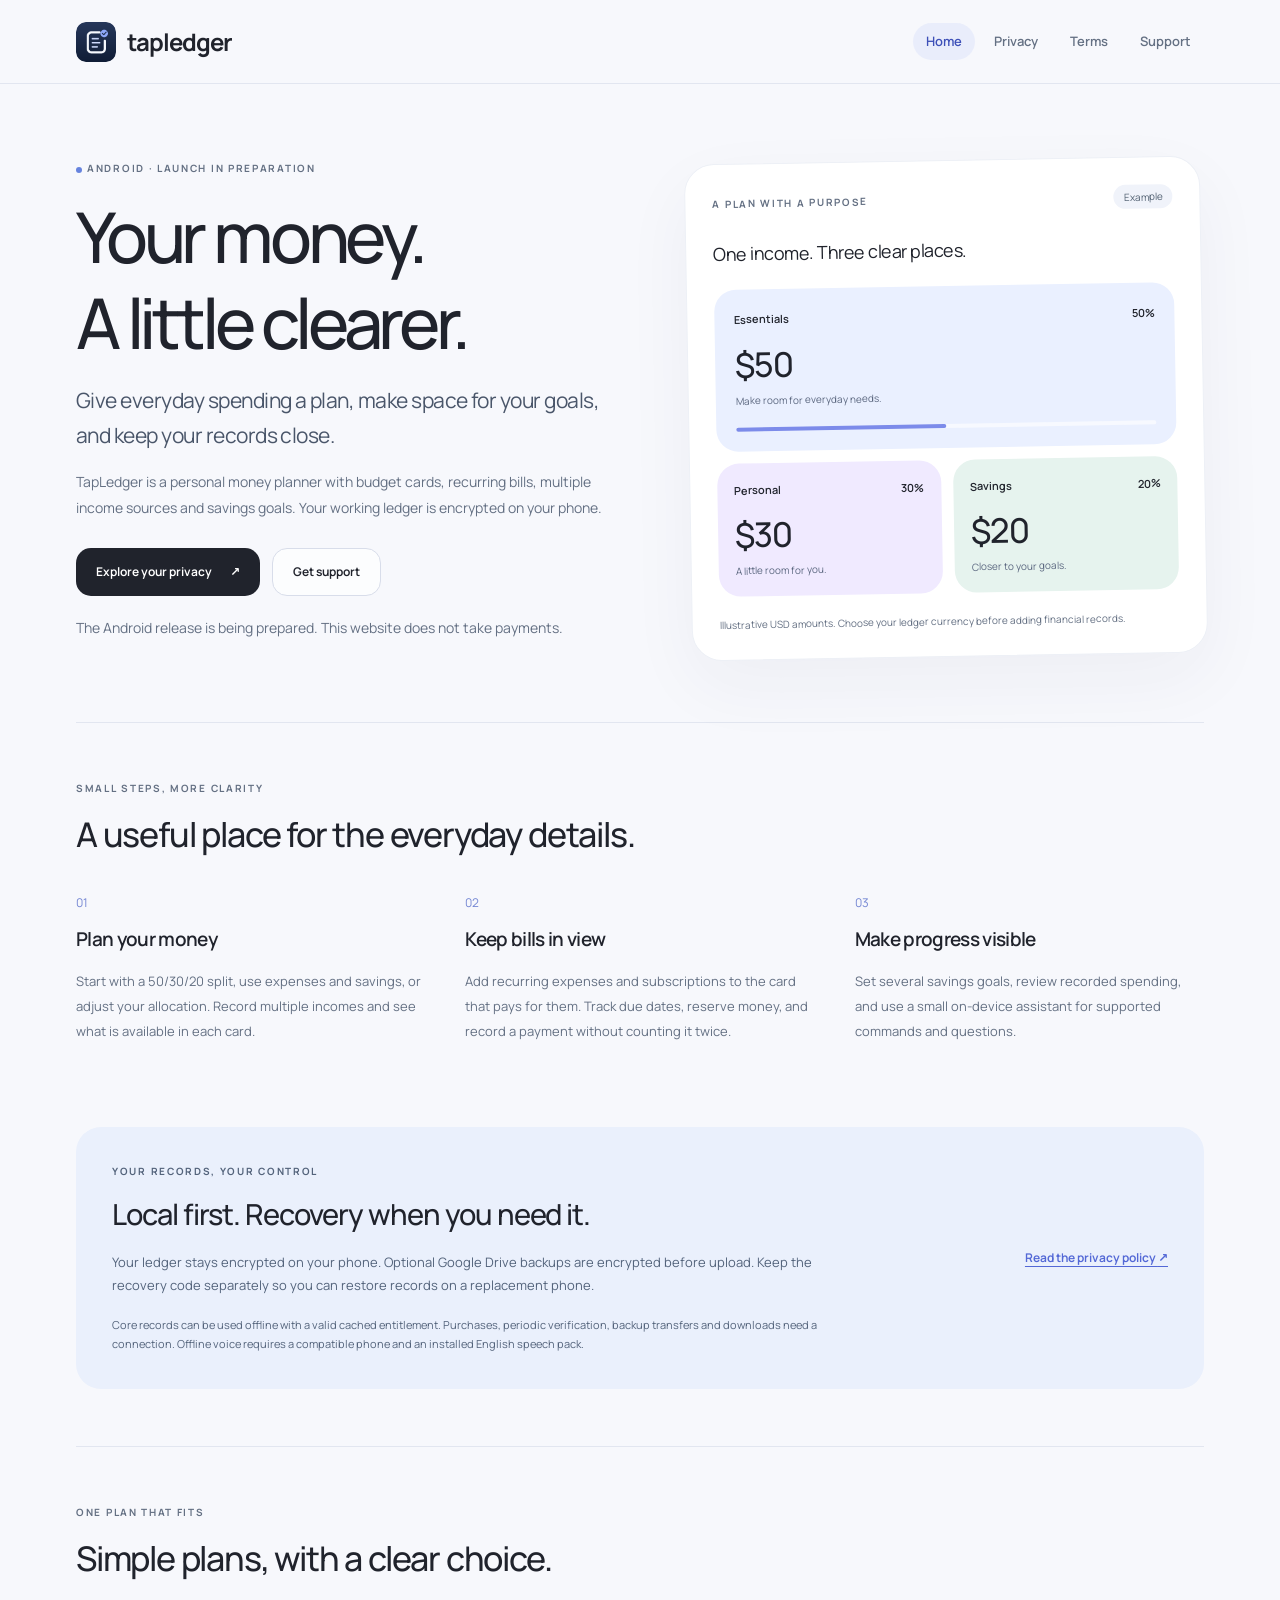
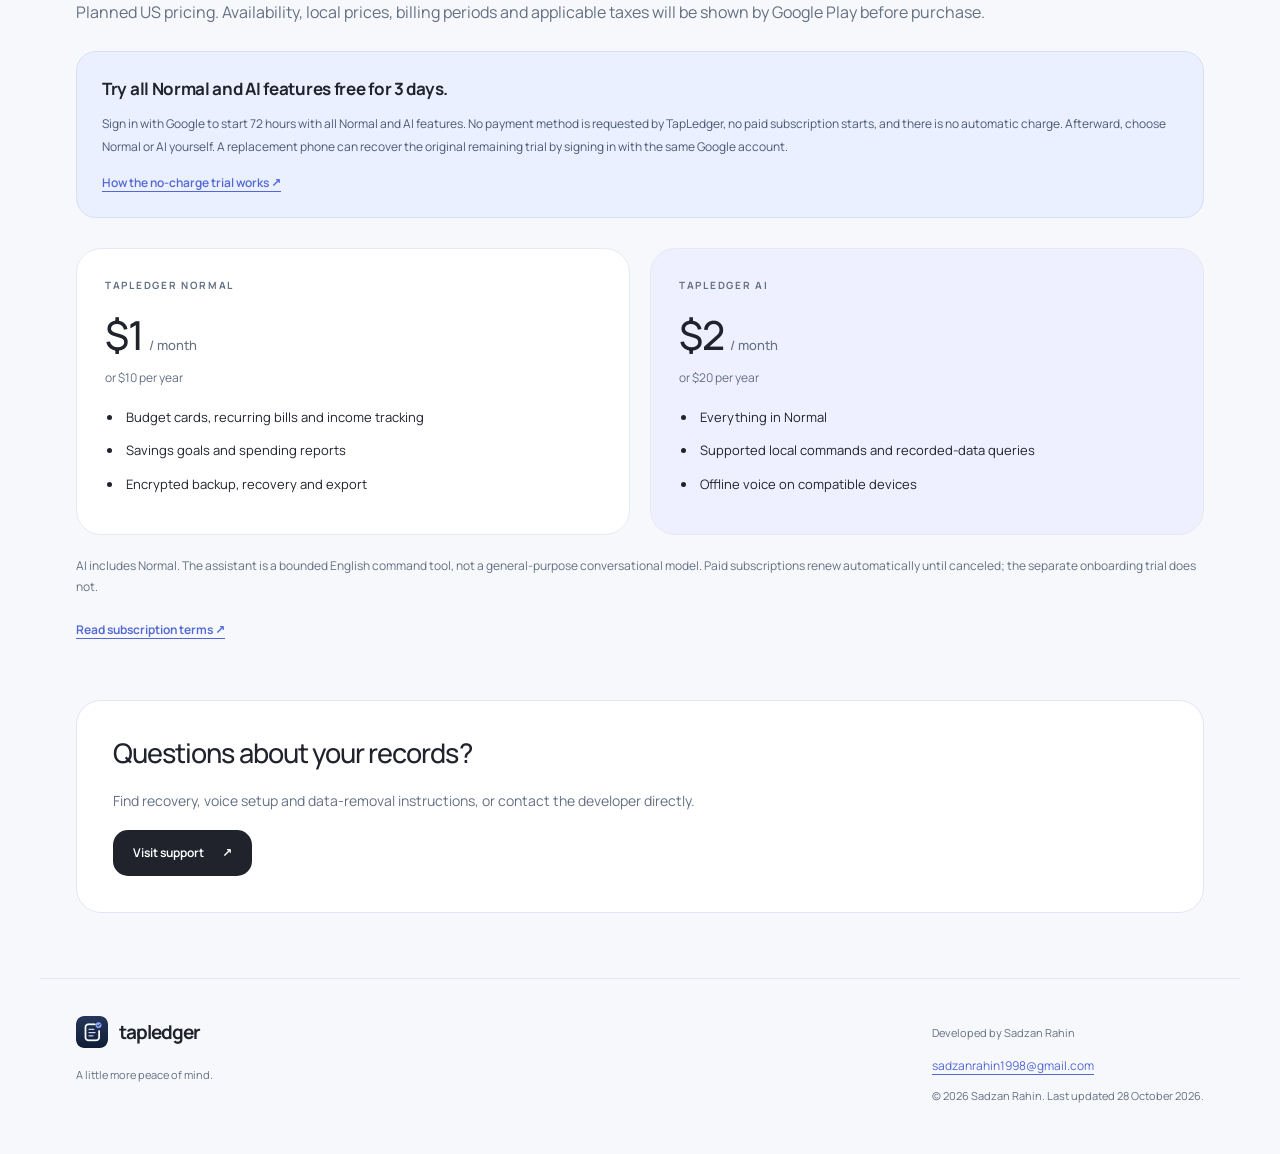
<file: index.html>
<!doctype html>
<html lang="en">
<head>
<meta charset="utf-8"><meta name="viewport" content="width=device-width,initial-scale=1">
<title>TapLedger — Your money, a little clearer</title><meta name="description" content="A private Android money planner for budgets, recurring bills and savings goals, with an on-device command assistant.">
<meta name="theme-color" content="#f7f8fc"><meta name="color-scheme" content="light">
<link rel="icon" href="assets/favicon.svg" type="image/svg+xml"><link rel="stylesheet" href="assets/styles.css">
</head>
<body>
<a class="skip-link" href="#main">Skip to content</a>
<header class="site-header"><div class="header-inner"><a class="brand" href="index.html" aria-label="TapLedger home"><img class="brand-image" src="assets/tapledger-icon.png" alt="" width="40" height="40"><span>tapledger</span></a><nav class="primary-nav" aria-label="Main navigation"><a href="index.html" aria-current="page">Home</a><a href="privacy.html">Privacy</a><a href="terms.html">Terms</a><a href="support.html">Support</a></nav></div></header>
<main id="main" class="page-shell">
<section class="hero">
  <div class="hero-copy"><p class="eyebrow"><span class="status-dot"></span>ANDROID · LAUNCH IN PREPARATION</p><h1>Your money.<br>A little clearer.</h1><p class="lead">Give everyday spending a plan, make space for your goals, and keep your records close.</p><p>TapLedger is a personal money planner with budget cards, recurring bills, multiple income sources and savings goals. Your working ledger is encrypted on your phone.</p><div class="button-row"><a class="button primary" href="privacy.html">Explore your privacy <span aria-hidden="true">↗</span></a><a class="button secondary" href="support.html">Get support</a></div><p class="small muted">The Android release is being prepared. This website does not take payments.</p></div>
  <div class="illustration" aria-label="Illustrative budget: a 100-dollar income split into Essentials 50 dollars, Personal 30 dollars and Savings 20 dollars."><div class="illustration-top"><span class="eyebrow">A PLAN WITH A PURPOSE</span><span class="example-label">Example</span></div><p class="illustration-caption">One income. Three clear places.</p><div class="sample-card essential"><div><span>Essentials</span><span>50%</span></div><strong>$50</strong><p>Make room for everyday needs.</p><div class="sample-bar"><span></span></div></div><div class="sample-pair"><div class="sample-card personal"><div><span>Personal</span><span>30%</span></div><strong>$30</strong><p>A little room for you.</p></div><div class="sample-card saving"><div><span>Savings</span><span>20%</span></div><strong>$20</strong><p>Closer to your goals.</p></div></div><p class="small muted">Illustrative USD amounts. Choose your ledger currency before adding financial records.</p></div>
</section>
<section class="overview" aria-labelledby="overview-title"><p class="eyebrow">SMALL STEPS, MORE CLARITY</p><h2 id="overview-title">A useful place for the everyday details.</h2><div class="feature-grid"><div><span class="feature-number">01</span><h3>Plan your money</h3><p>Start with a 50/30/20 split, use expenses and savings, or adjust your allocation. Record multiple incomes and see what is available in each card.</p></div><div><span class="feature-number">02</span><h3>Keep bills in view</h3><p>Add recurring expenses and subscriptions to the card that pays for them. Track due dates, reserve money, and record a payment without counting it twice.</p></div><div><span class="feature-number">03</span><h3>Make progress visible</h3><p>Set several savings goals, review recorded spending, and use a small on-device assistant for supported commands and questions.</p></div></div></section>
<section class="privacy-strip"><div><p class="eyebrow">YOUR RECORDS, YOUR CONTROL</p><h2>Local first. Recovery when you need it.</h2><p>Your ledger stays encrypted on your phone. Optional Google Drive backups are encrypted before upload. Keep the recovery code separately so you can restore records on a replacement phone.</p><p class="small">Core records can be used offline with a valid cached entitlement. Purchases, periodic verification, backup transfers and downloads need a connection. Offline voice requires a compatible phone and an installed English speech pack.</p></div><a class="text-link" href="privacy.html">Read the privacy policy <span aria-hidden="true">↗</span></a></section>
<section class="plans-intro" aria-labelledby="plans-title"><p class="eyebrow">ONE PLAN THAT FITS</p><h2 id="plans-title">Simple plans, with a clear choice.</h2><p class="muted">Planned US pricing. Availability, local prices, billing periods and applicable taxes will be shown by Google Play before purchase.</p><div class="trial-note"><strong>Try all Normal and AI features free for 3 days.</strong><p>Sign in with Google to start 72 hours with all Normal and AI features. No payment method is requested by TapLedger, no paid subscription starts, and there is no automatic charge. Afterward, choose Normal or AI yourself. A replacement phone can recover the original remaining trial by signing in with the same Google account.</p><a href="terms.html#trial">How the no-charge trial works ↗</a></div><div class="plans-grid"><div class="plan"><p class="eyebrow">TAPLEDGER NORMAL</p><h3>$1 <span>/ month</span></h3><p>or $10 per year</p><ul><li>Budget cards, recurring bills and income tracking</li><li>Savings goals and spending reports</li><li>Encrypted backup, recovery and export</li></ul></div><div class="plan plan-ai"><p class="eyebrow">TAPLEDGER AI</p><h3>$2 <span>/ month</span></h3><p>or $20 per year</p><ul><li>Everything in Normal</li><li>Supported local commands and recorded-data queries</li><li>Offline voice on compatible devices</li></ul></div></div><p class="small muted">AI includes Normal. The assistant is a bounded English command tool, not a general-purpose conversational model. Paid subscriptions renew automatically until canceled; the separate onboarding trial does not.</p><a class="text-link" href="terms.html">Read subscription terms <span aria-hidden="true">↗</span></a></section>
<section class="closing"><h2>Questions about your records?</h2><p>Find recovery, voice setup and data-removal instructions, or contact the developer directly.</p><a class="button primary" href="support.html">Visit support <span aria-hidden="true">↗</span></a></section>
</main>
<footer class="site-footer"><div><a class="brand footer-brand" href="index.html"><img class="brand-image" src="assets/tapledger-icon.png" alt="" width="40" height="40"><span>tapledger</span></a><p>A little more peace of mind.</p></div><div><p>Developed by Sadzan Rahin</p><a href="mailto:sadzanrahin1998@gmail.com">sadzanrahin1998@gmail.com</a><p class="fine">© 2026 Sadzan Rahin. Last updated 28 October 2026.</p></div></footer>
</body></html>
</file>
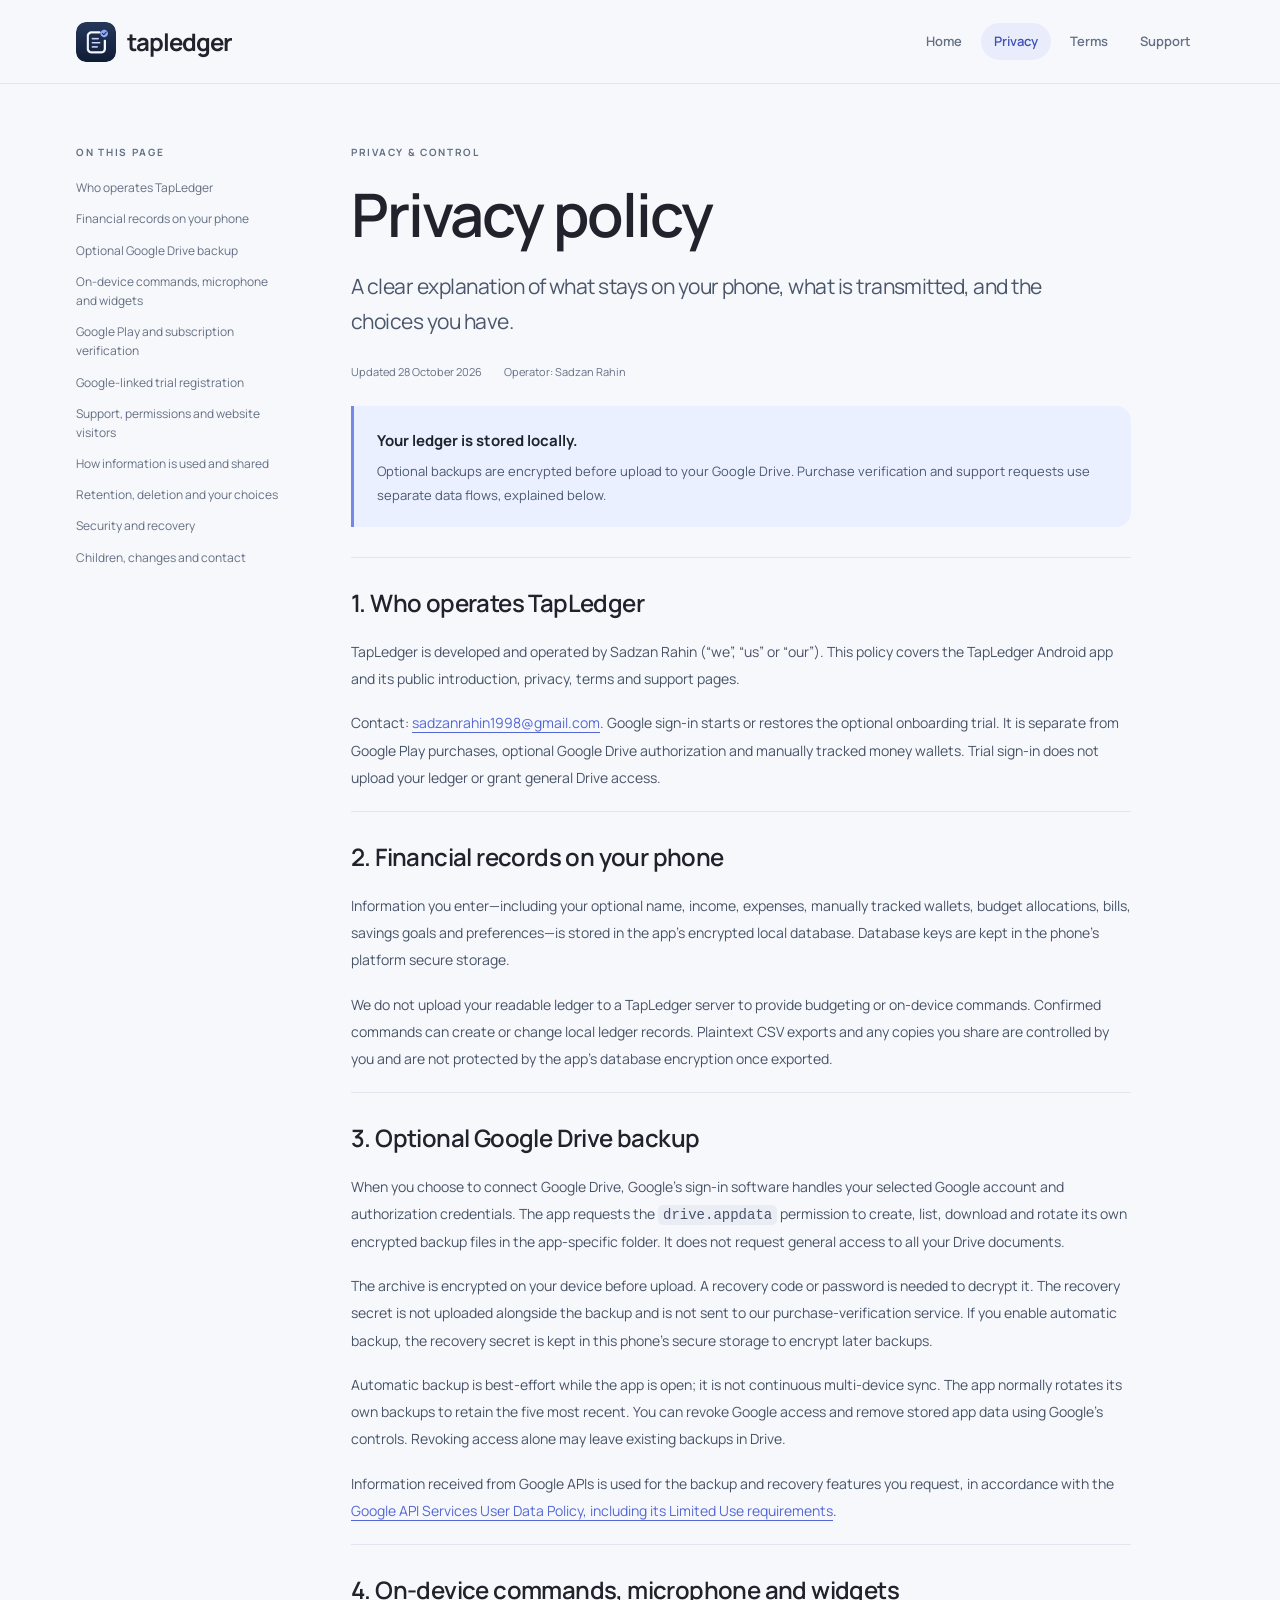
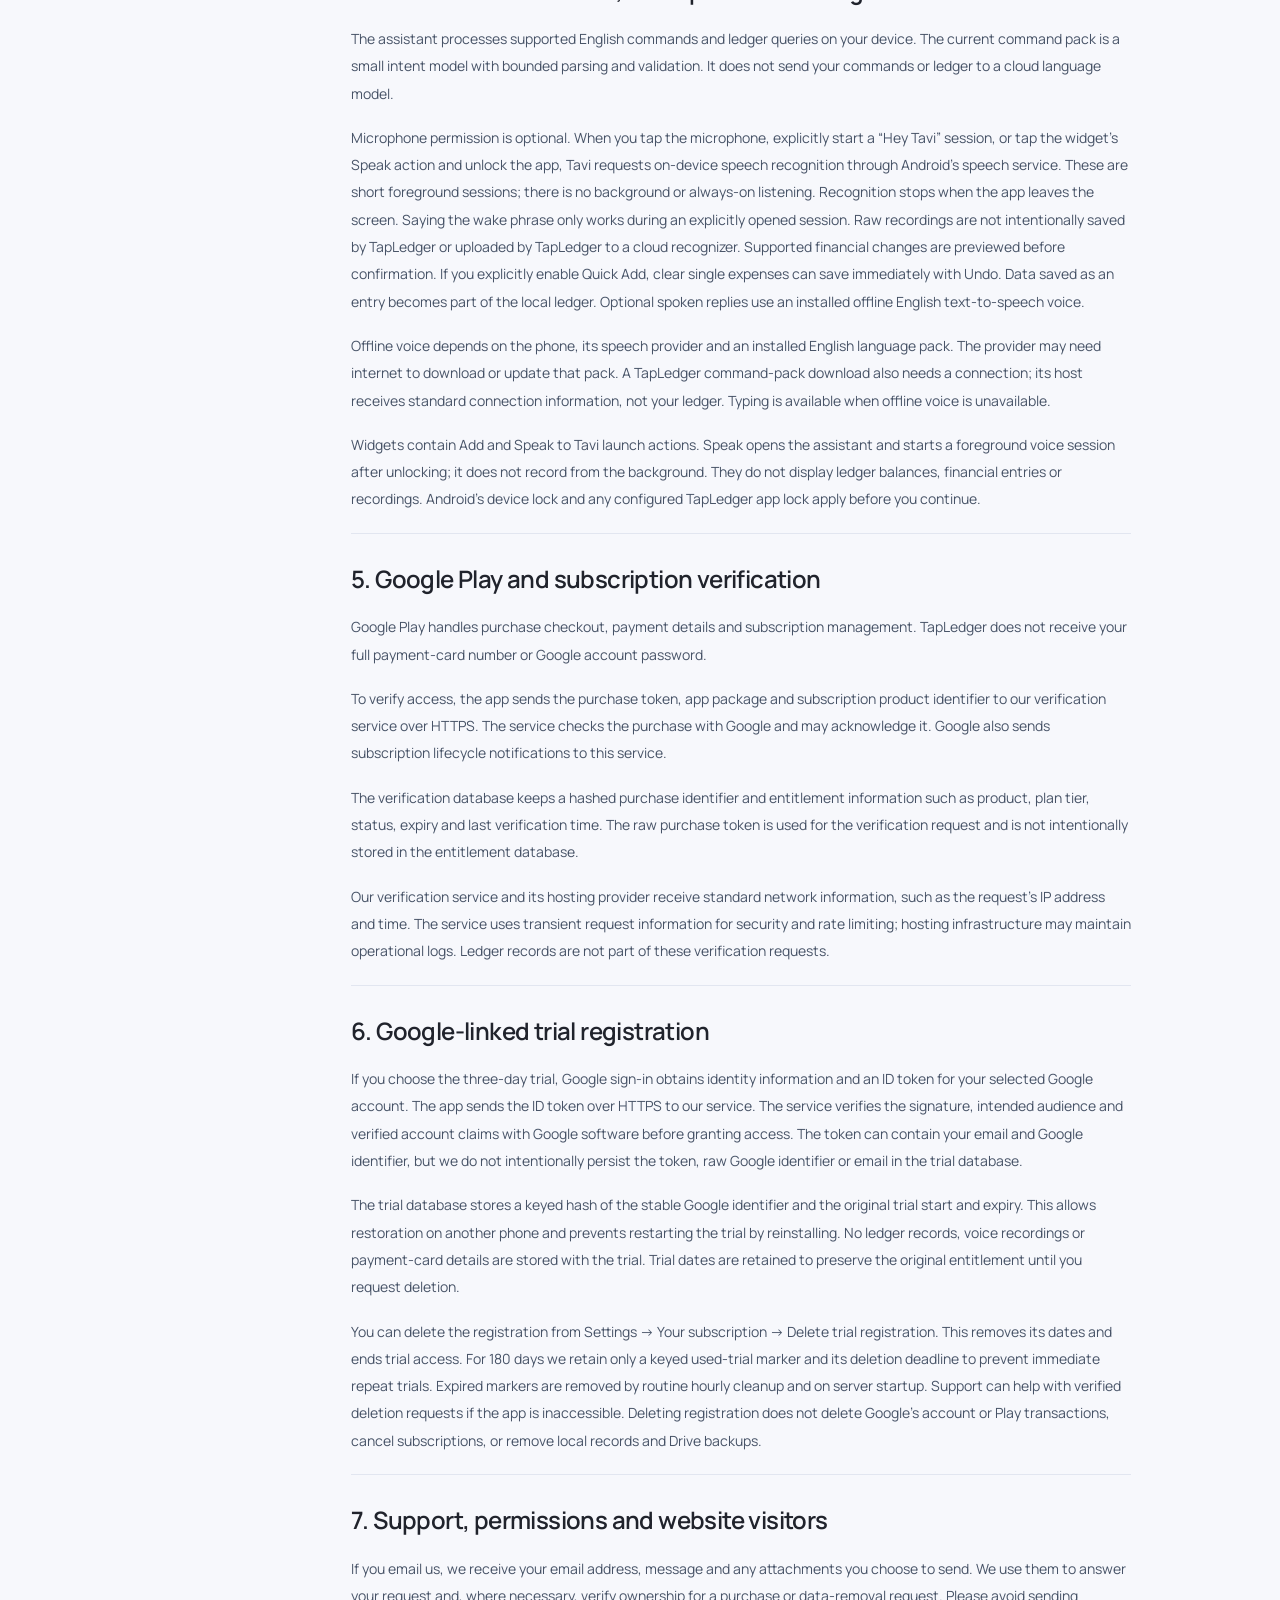
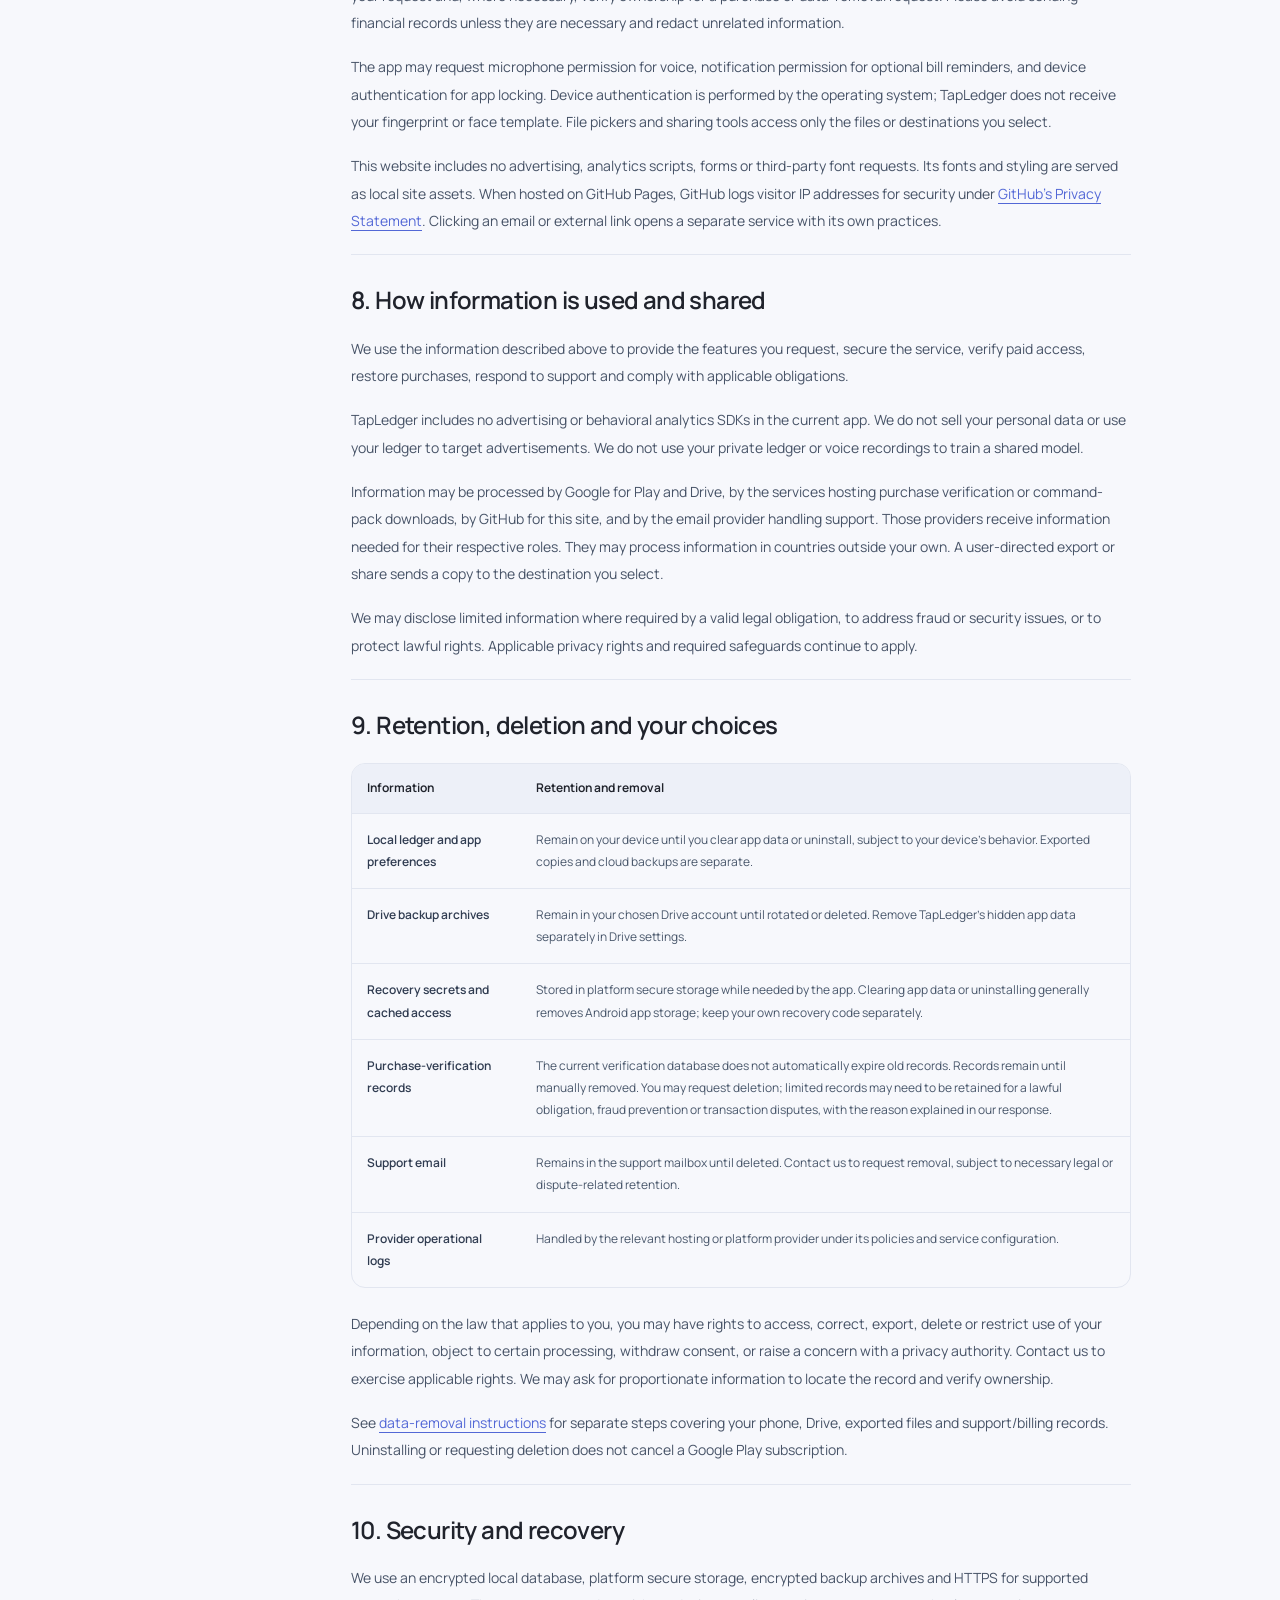
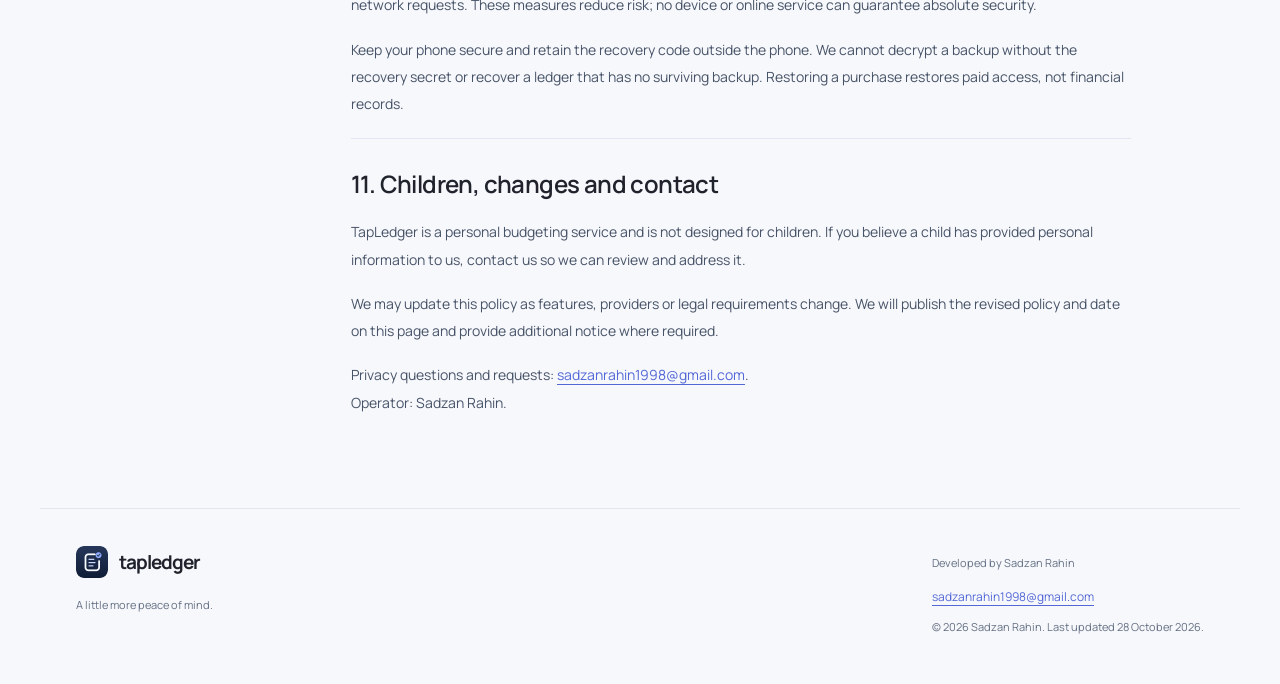
<file: privacy.html>
<!doctype html>
<html lang="en">
<head>
<meta charset="utf-8"><meta name="viewport" content="width=device-width,initial-scale=1">
<title>Privacy Policy — TapLedger</title><meta name="description" content="How TapLedger handles local financial records, encrypted Drive backups, on-device commands, purchases and support requests.">
<meta name="theme-color" content="#f7f8fc"><meta name="color-scheme" content="light">
<link rel="icon" href="assets/favicon.svg" type="image/svg+xml"><link rel="stylesheet" href="assets/styles.css">
</head>
<body>
<a class="skip-link" href="#main">Skip to content</a>
<header class="site-header"><div class="header-inner"><a class="brand" href="index.html" aria-label="TapLedger home"><img class="brand-image" src="assets/tapledger-icon.png" alt="" width="40" height="40"><span>tapledger</span></a><nav class="primary-nav" aria-label="Main navigation"><a href="index.html">Home</a><a href="privacy.html" aria-current="page">Privacy</a><a href="terms.html">Terms</a><a href="support.html">Support</a></nav></div></header>
<main id="main" class="page-shell"><div class="document-layout"><aside class="contents" aria-label="Page contents"><p class="eyebrow">ON THIS PAGE</p><nav><a href="#scope">Who operates TapLedger</a><a href="#local-records">Financial records on your phone</a><a href="#drive">Optional Google Drive backup</a><a href="#assistant">On-device commands, microphone and widgets</a><a href="#billing">Google Play and subscription verification</a><a href="#trial-registration">Google-linked trial registration</a><a href="#support-data">Support, permissions and website visitors</a><a href="#uses">How information is used and shared</a><a href="#retention">Retention, deletion and your choices</a><a href="#security">Security and recovery</a><a href="#children-changes">Children, changes and contact</a></nav></aside><article class="document"><p class="eyebrow">PRIVACY & CONTROL</p><h1>Privacy policy</h1><p class="lead">A clear explanation of what stays on your phone, what is transmitted, and the choices you have.</p><div class="document-meta"><span>Updated 28 October 2026</span><span>Operator: Sadzan Rahin</span></div><div class="callout"><strong>Your ledger is stored locally.</strong><p>Optional backups are encrypted before upload to your Google Drive. Purchase verification and support requests use separate data flows, explained below.</p></div><section id="scope" class="article-section"><h2>1. Who operates TapLedger</h2><p>TapLedger is developed and operated by Sadzan Rahin (“we”, “us” or “our”). This policy covers the TapLedger Android app and its public introduction, privacy, terms and support pages.</p><p>Contact: <a href="mailto:sadzanrahin1998@gmail.com">sadzanrahin1998@gmail.com</a>. Google sign-in starts or restores the optional onboarding trial. It is separate from Google Play purchases, optional Google Drive authorization and manually tracked money wallets. Trial sign-in does not upload your ledger or grant general Drive access.</p></section><section id="local-records" class="article-section"><h2>2. Financial records on your phone</h2><p>Information you enter—including your optional name, income, expenses, manually tracked wallets, budget allocations, bills, savings goals and preferences—is stored in the app’s encrypted local database. Database keys are kept in the phone’s platform secure storage.</p><p>We do not upload your readable ledger to a TapLedger server to provide budgeting or on-device commands. Confirmed commands can create or change local ledger records. Plaintext CSV exports and any copies you share are controlled by you and are not protected by the app’s database encryption once exported.</p></section><section id="drive" class="article-section"><h2>3. Optional Google Drive backup</h2><p>When you choose to connect Google Drive, Google’s sign-in software handles your selected Google account and authorization credentials. The app requests the <code>drive.appdata</code> permission to create, list, download and rotate its own encrypted backup files in the app-specific folder. It does not request general access to all your Drive documents.</p><p>The archive is encrypted on your device before upload. A recovery code or password is needed to decrypt it. The recovery secret is not uploaded alongside the backup and is not sent to our purchase-verification service. If you enable automatic backup, the recovery secret is kept in this phone’s secure storage to encrypt later backups.</p><p>Automatic backup is best-effort while the app is open; it is not continuous multi-device sync. The app normally rotates its own backups to retain the five most recent. You can revoke Google access and remove stored app data using Google’s controls. Revoking access alone may leave existing backups in Drive.</p><p>Information received from Google APIs is used for the backup and recovery features you request, in accordance with the <a href="https://developers.google.com/terms/api-services-user-data-policy">Google API Services User Data Policy, including its Limited Use requirements</a>.</p></section><section id="assistant" class="article-section"><h2>4. On-device commands, microphone and widgets</h2><p>The assistant processes supported English commands and ledger queries on your device. The current command pack is a small intent model with bounded parsing and validation. It does not send your commands or ledger to a cloud language model.</p><p>Microphone permission is optional. When you tap the microphone, explicitly start a “Hey Tavi” session, or tap the widget’s Speak action and unlock the app, Tavi requests on-device speech recognition through Android’s speech service. These are short foreground sessions; there is no background or always-on listening. Recognition stops when the app leaves the screen. Saying the wake phrase only works during an explicitly opened session. Raw recordings are not intentionally saved by TapLedger or uploaded by TapLedger to a cloud recognizer. Supported financial changes are previewed before confirmation. If you explicitly enable Quick Add, clear single expenses can save immediately with Undo. Data saved as an entry becomes part of the local ledger. Optional spoken replies use an installed offline English text-to-speech voice.</p><p>Offline voice depends on the phone, its speech provider and an installed English language pack. The provider may need internet to download or update that pack. A TapLedger command-pack download also needs a connection; its host receives standard connection information, not your ledger. Typing is available when offline voice is unavailable.</p><p>Widgets contain Add and Speak to Tavi launch actions. Speak opens the assistant and starts a foreground voice session after unlocking; it does not record from the background. They do not display ledger balances, financial entries or recordings. Android’s device lock and any configured TapLedger app lock apply before you continue.</p></section><section id="billing" class="article-section"><h2>5. Google Play and subscription verification</h2><p>Google Play handles purchase checkout, payment details and subscription management. TapLedger does not receive your full payment-card number or Google account password.</p><p>To verify access, the app sends the purchase token, app package and subscription product identifier to our verification service over HTTPS. The service checks the purchase with Google and may acknowledge it. Google also sends subscription lifecycle notifications to this service.</p><p>The verification database keeps a hashed purchase identifier and entitlement information such as product, plan tier, status, expiry and last verification time. The raw purchase token is used for the verification request and is not intentionally stored in the entitlement database.</p><p>Our verification service and its hosting provider receive standard network information, such as the request’s IP address and time. The service uses transient request information for security and rate limiting; hosting infrastructure may maintain operational logs. Ledger records are not part of these verification requests.</p></section><section id="trial-registration" class="article-section"><h2>6. Google-linked trial registration</h2><p>If you choose the three-day trial, Google sign-in obtains identity information and an ID token for your selected Google account. The app sends the ID token over HTTPS to our service. The service verifies the signature, intended audience and verified account claims with Google software before granting access. The token can contain your email and Google identifier, but we do not intentionally persist the token, raw Google identifier or email in the trial database.</p><p>The trial database stores a keyed hash of the stable Google identifier and the original trial start and expiry. This allows restoration on another phone and prevents restarting the trial by reinstalling. No ledger records, voice recordings or payment-card details are stored with the trial. Trial dates are retained to preserve the original entitlement until you request deletion.</p><p>You can delete the registration from Settings → Your subscription → Delete trial registration. This removes its dates and ends trial access. For 180 days we retain only a keyed used-trial marker and its deletion deadline to prevent immediate repeat trials. Expired markers are removed by routine hourly cleanup and on server startup. Support can help with verified deletion requests if the app is inaccessible. Deleting registration does not delete Google’s account or Play transactions, cancel subscriptions, or remove local records and Drive backups.</p></section><section id="support-data" class="article-section"><h2>7. Support, permissions and website visitors</h2><p>If you email us, we receive your email address, message and any attachments you choose to send. We use them to answer your request and, where necessary, verify ownership for a purchase or data-removal request. Please avoid sending financial records unless they are necessary and redact unrelated information.</p><p>The app may request microphone permission for voice, notification permission for optional bill reminders, and device authentication for app locking. Device authentication is performed by the operating system; TapLedger does not receive your fingerprint or face template. File pickers and sharing tools access only the files or destinations you select.</p><p>This website includes no advertising, analytics scripts, forms or third-party font requests. Its fonts and styling are served as local site assets. When hosted on GitHub Pages, GitHub logs visitor IP addresses for security under <a href="https://docs.github.com/en/site-policy/privacy-policies/github-general-privacy-statement">GitHub’s Privacy Statement</a>. Clicking an email or external link opens a separate service with its own practices.</p></section><section id="uses" class="article-section"><h2>8. How information is used and shared</h2><p>We use the information described above to provide the features you request, secure the service, verify paid access, restore purchases, respond to support and comply with applicable obligations.</p><p>TapLedger includes no advertising or behavioral analytics SDKs in the current app. We do not sell your personal data or use your ledger to target advertisements. We do not use your private ledger or voice recordings to train a shared model.</p><p>Information may be processed by Google for Play and Drive, by the services hosting purchase verification or command-pack downloads, by GitHub for this site, and by the email provider handling support. Those providers receive information needed for their respective roles. They may process information in countries outside your own. A user-directed export or share sends a copy to the destination you select.</p><p>We may disclose limited information where required by a valid legal obligation, to address fraud or security issues, or to protect lawful rights. Applicable privacy rights and required safeguards continue to apply.</p></section><section id="retention" class="article-section"><h2>9. Retention, deletion and your choices</h2><div class="table-scroll" tabindex="0" role="region" aria-label="Data retention table"><table><thead><tr><th>Information</th><th>Retention and removal</th></tr></thead><tbody><tr><td>Local ledger and app preferences</td><td>Remain on your device until you clear app data or uninstall, subject to your device’s behavior. Exported copies and cloud backups are separate.</td></tr><tr><td>Drive backup archives</td><td>Remain in your chosen Drive account until rotated or deleted. Remove TapLedger’s hidden app data separately in Drive settings.</td></tr><tr><td>Recovery secrets and cached access</td><td>Stored in platform secure storage while needed by the app. Clearing app data or uninstalling generally removes Android app storage; keep your own recovery code separately.</td></tr><tr><td>Purchase-verification records</td><td>The current verification database does not automatically expire old records. Records remain until manually removed. You may request deletion; limited records may need to be retained for a lawful obligation, fraud prevention or transaction disputes, with the reason explained in our response.</td></tr><tr><td>Support email</td><td>Remains in the support mailbox until deleted. Contact us to request removal, subject to necessary legal or dispute-related retention.</td></tr><tr><td>Provider operational logs</td><td>Handled by the relevant hosting or platform provider under its policies and service configuration.</td></tr></tbody></table></div><p>Depending on the law that applies to you, you may have rights to access, correct, export, delete or restrict use of your information, object to certain processing, withdraw consent, or raise a concern with a privacy authority. Contact us to exercise applicable rights. We may ask for proportionate information to locate the record and verify ownership.</p><p>See <a href="support.html#data-removal">data-removal instructions</a> for separate steps covering your phone, Drive, exported files and support/billing records. Uninstalling or requesting deletion does not cancel a Google Play subscription.</p></section><section id="security" class="article-section"><h2>10. Security and recovery</h2><p>We use an encrypted local database, platform secure storage, encrypted backup archives and HTTPS for supported network requests. These measures reduce risk; no device or online service can guarantee absolute security.</p><p>Keep your phone secure and retain the recovery code outside the phone. We cannot decrypt a backup without the recovery secret or recover a ledger that has no surviving backup. Restoring a purchase restores paid access, not financial records.</p></section><section id="children-changes" class="article-section"><h2>11. Children, changes and contact</h2><p>TapLedger is a personal budgeting service and is not designed for children. If you believe a child has provided personal information to us, contact us so we can review and address it.</p><p>We may update this policy as features, providers or legal requirements change. We will publish the revised policy and date on this page and provide additional notice where required.</p><p>Privacy questions and requests: <a href="mailto:sadzanrahin1998@gmail.com?subject=TapLedger%20privacy%20request">sadzanrahin1998@gmail.com</a>.<br>Operator: Sadzan Rahin.</p></section></article></div></main>
<footer class="site-footer"><div><a class="brand footer-brand" href="index.html"><img class="brand-image" src="assets/tapledger-icon.png" alt="" width="40" height="40"><span>tapledger</span></a><p>A little more peace of mind.</p></div><div><p>Developed by Sadzan Rahin</p><a href="mailto:sadzanrahin1998@gmail.com">sadzanrahin1998@gmail.com</a><p class="fine">© 2026 Sadzan Rahin. Last updated 28 October 2026.</p></div></footer>
</body></html>
</file>
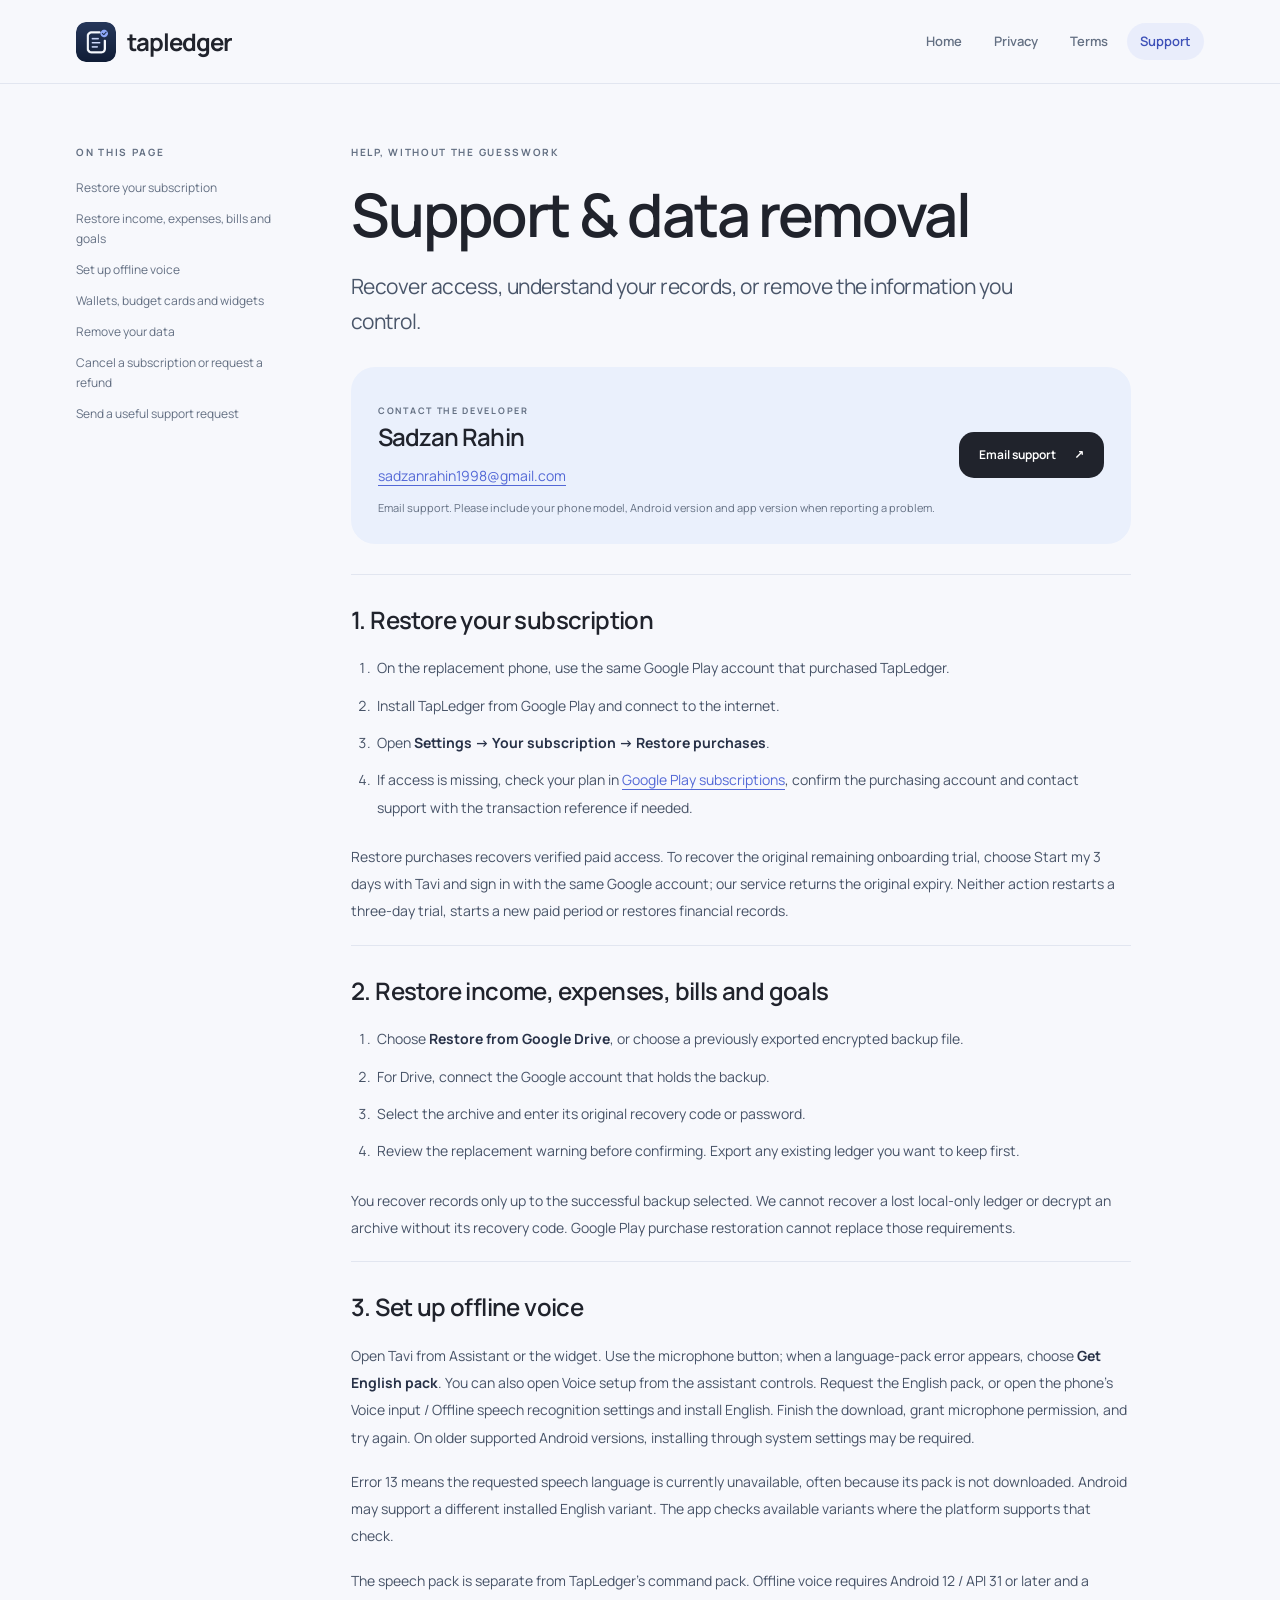
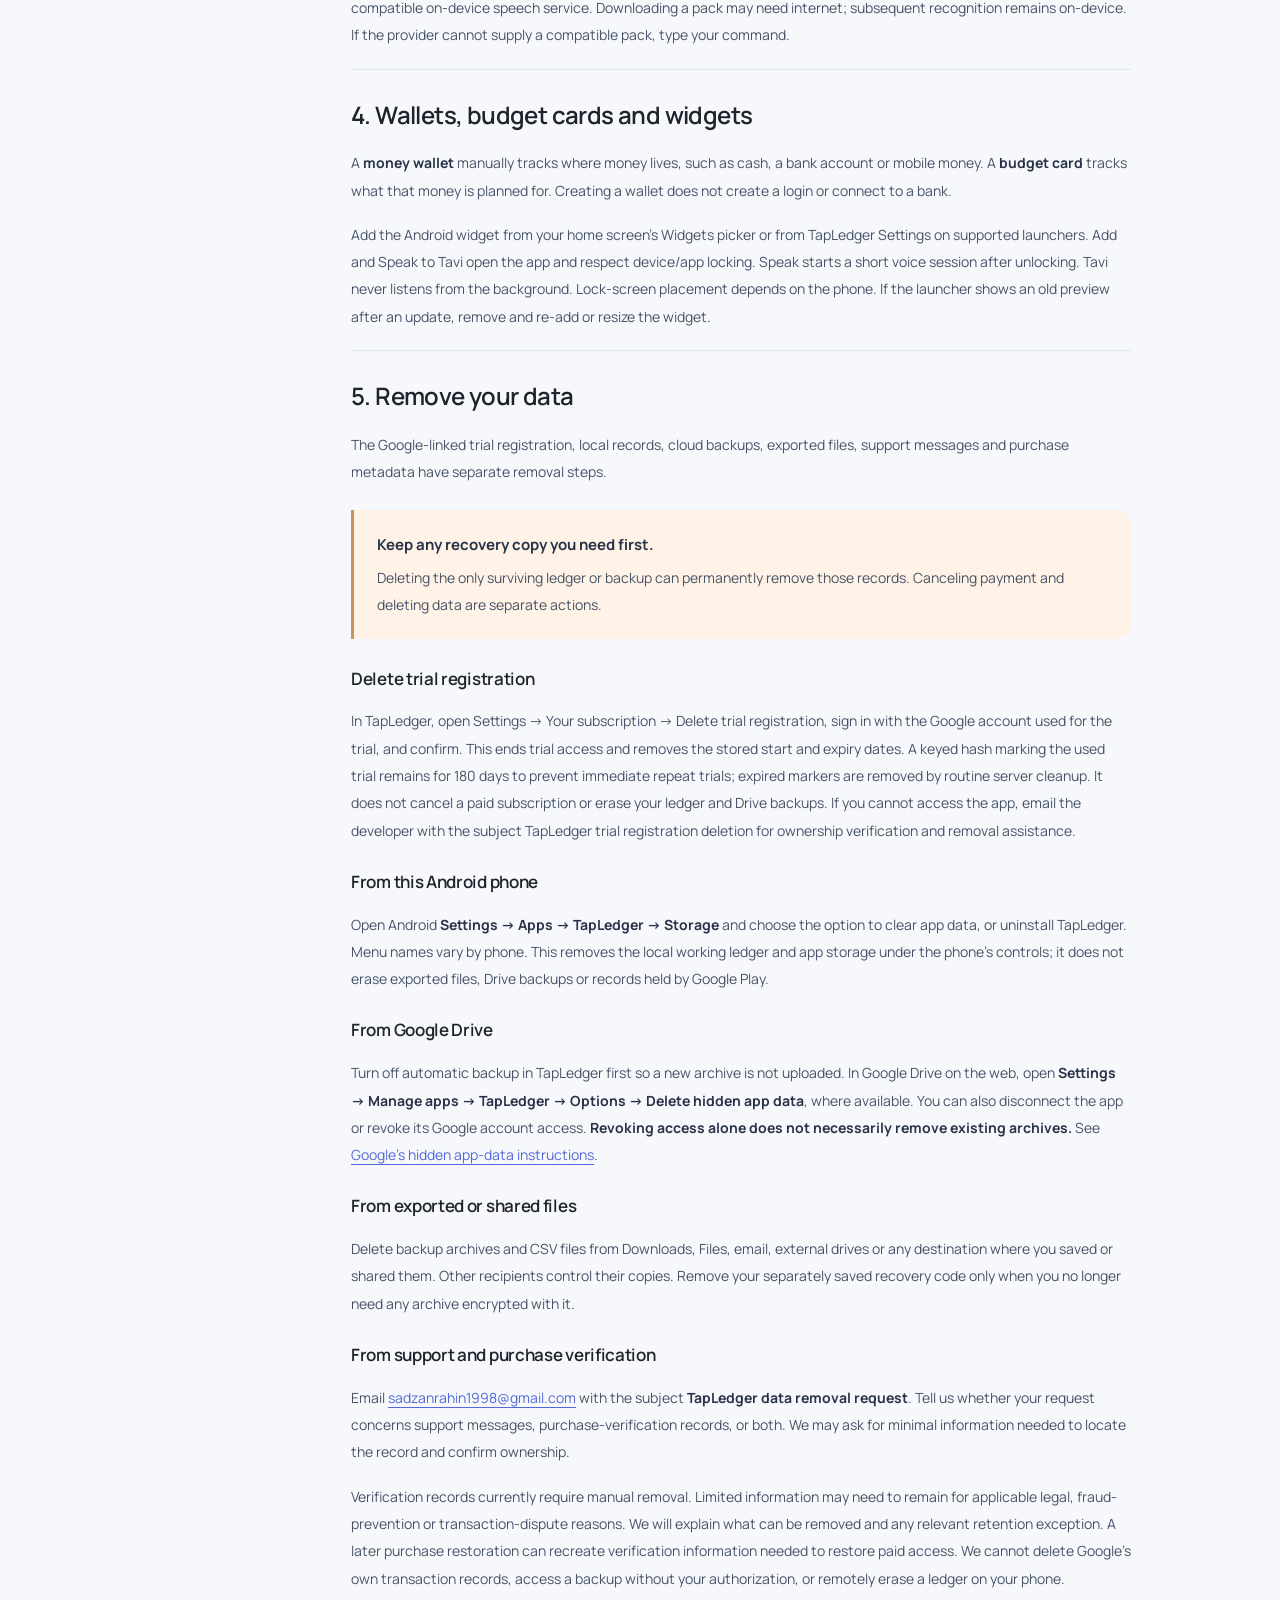
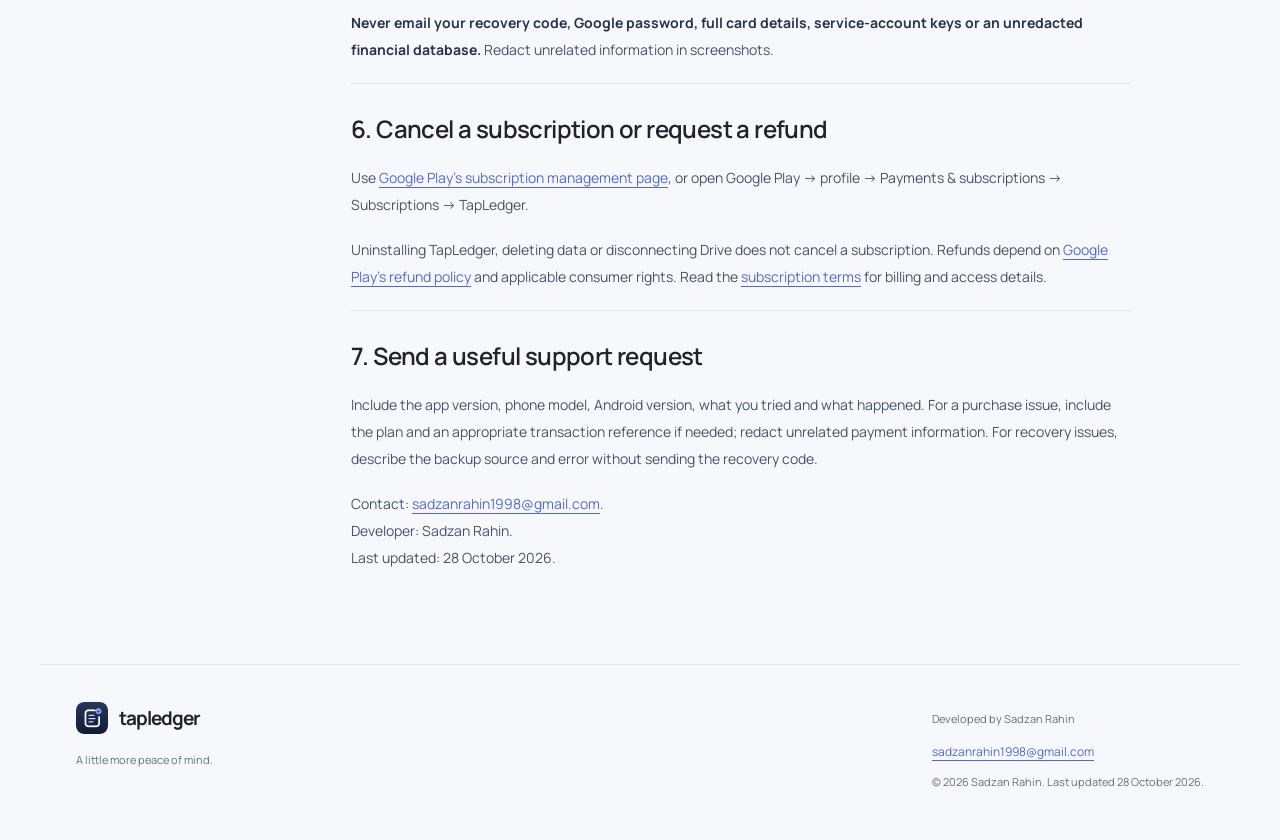
<file: support.html>
<!doctype html>
<html lang="en">
<head>
<meta charset="utf-8"><meta name="viewport" content="width=device-width,initial-scale=1">
<title>Support &amp; Data Removal — TapLedger</title><meta name="description" content="Contact TapLedger support, restore a subscription or backup, set up offline voice, and remove local, Drive or support data.">
<meta name="theme-color" content="#f7f8fc"><meta name="color-scheme" content="light">
<link rel="icon" href="assets/favicon.svg" type="image/svg+xml"><link rel="stylesheet" href="assets/styles.css">
</head>
<body>
<a class="skip-link" href="#main">Skip to content</a>
<header class="site-header"><div class="header-inner"><a class="brand" href="index.html" aria-label="TapLedger home"><img class="brand-image" src="assets/tapledger-icon.png" alt="" width="40" height="40"><span>tapledger</span></a><nav class="primary-nav" aria-label="Main navigation"><a href="index.html">Home</a><a href="privacy.html">Privacy</a><a href="terms.html">Terms</a><a href="support.html" aria-current="page">Support</a></nav></div></header>
<main id="main" class="page-shell"><div class="document-layout"><aside class="contents" aria-label="Page contents"><p class="eyebrow">ON THIS PAGE</p><nav><a href="#restore-purchase">Restore your subscription</a><a href="#restore-records">Restore income, expenses, bills and goals</a><a href="#voice">Set up offline voice</a><a href="#wallets">Wallets, budget cards and widgets</a><a href="#data-removal">Remove your data</a><a href="#cancel">Cancel a subscription or request a refund</a><a href="#request">Send a useful support request</a></nav></aside><article class="document"><p class="eyebrow">HELP, WITHOUT THE GUESSWORK</p><h1>Support & data removal</h1><p class="lead">Recover access, understand your records, or remove the information you control.</p><div class="contact-card"><div><span class="eyebrow">CONTACT THE DEVELOPER</span><h2>Sadzan Rahin</h2><a class="email-link" href="mailto:sadzanrahin1998@gmail.com?subject=TapLedger%20support">sadzanrahin1998@gmail.com</a><p class="small muted">Email support. Please include your phone model, Android version and app version when reporting a problem.</p></div><a class="button primary" href="mailto:sadzanrahin1998@gmail.com?subject=TapLedger%20support">Email support <span aria-hidden="true">↗</span></a></div><section id="restore-purchase" class="article-section"><h2>1. Restore your subscription</h2><ol><li>On the replacement phone, use the same Google Play account that purchased TapLedger.</li><li>Install TapLedger from Google Play and connect to the internet.</li><li>Open <strong>Settings → Your subscription → Restore purchases</strong>.</li><li>If access is missing, check your plan in <a href="https://play.google.com/store/account/subscriptions">Google Play subscriptions</a>, confirm the purchasing account and contact support with the transaction reference if needed.</li></ol><p>Restore purchases recovers verified paid access. To recover the original remaining onboarding trial, choose Start my 3 days with Tavi and sign in with the same Google account; our service returns the original expiry. Neither action restarts a three-day trial, starts a new paid period or restores financial records.</p></section><section id="restore-records" class="article-section"><h2>2. Restore income, expenses, bills and goals</h2><ol><li>Choose <strong>Restore from Google Drive</strong>, or choose a previously exported encrypted backup file.</li><li>For Drive, connect the Google account that holds the backup.</li><li>Select the archive and enter its original recovery code or password.</li><li>Review the replacement warning before confirming. Export any existing ledger you want to keep first.</li></ol><p>You recover records only up to the successful backup selected. We cannot recover a lost local-only ledger or decrypt an archive without its recovery code. Google Play purchase restoration cannot replace those requirements.</p></section><section id="voice" class="article-section"><h2>3. Set up offline voice</h2><p>Open Tavi from Assistant or the widget. Use the microphone button; when a language-pack error appears, choose <strong>Get English pack</strong>. You can also open Voice setup from the assistant controls. Request the English pack, or open the phone’s Voice input / Offline speech recognition settings and install English. Finish the download, grant microphone permission, and try again. On older supported Android versions, installing through system settings may be required.</p><p>Error 13 means the requested speech language is currently unavailable, often because its pack is not downloaded. Android may support a different installed English variant. The app checks available variants where the platform supports that check.</p><p>The speech pack is separate from TapLedger’s command pack. Offline voice requires Android 12 / API 31 or later and a compatible on-device speech service. Downloading a pack may need internet; subsequent recognition remains on-device. If the provider cannot supply a compatible pack, type your command.</p></section><section id="wallets" class="article-section"><h2>4. Wallets, budget cards and widgets</h2><p>A <strong>money wallet</strong> manually tracks where money lives, such as cash, a bank account or mobile money. A <strong>budget card</strong> tracks what that money is planned for. Creating a wallet does not create a login or connect to a bank.</p><p>Add the Android widget from your home screen’s Widgets picker or from TapLedger Settings on supported launchers. Add and Speak to Tavi open the app and respect device/app locking. Speak starts a short voice session after unlocking. Tavi never listens from the background. Lock-screen placement depends on the phone. If the launcher shows an old preview after an update, remove and re-add or resize the widget.</p></section><section id="data-removal" class="article-section"><h2>5. Remove your data</h2><p>The Google-linked trial registration, local records, cloud backups, exported files, support messages and purchase metadata have separate removal steps.</p><div class="callout warning"><strong>Keep any recovery copy you need first.</strong><p>Deleting the only surviving ledger or backup can permanently remove those records. Canceling payment and deleting data are separate actions.</p></div><h3>Delete trial registration</h3><p>In TapLedger, open Settings → Your subscription → Delete trial registration, sign in with the Google account used for the trial, and confirm. This ends trial access and removes the stored start and expiry dates. A keyed hash marking the used trial remains for 180 days to prevent immediate repeat trials; expired markers are removed by routine server cleanup. It does not cancel a paid subscription or erase your ledger and Drive backups. If you cannot access the app, email the developer with the subject TapLedger trial registration deletion for ownership verification and removal assistance.</p><h3>From this Android phone</h3><p>Open Android <strong>Settings → Apps → TapLedger → Storage</strong> and choose the option to clear app data, or uninstall TapLedger. Menu names vary by phone. This removes the local working ledger and app storage under the phone’s controls; it does not erase exported files, Drive backups or records held by Google Play.</p><h3>From Google Drive</h3><p>Turn off automatic backup in TapLedger first so a new archive is not uploaded. In Google Drive on the web, open <strong>Settings → Manage apps → TapLedger → Options → Delete hidden app data</strong>, where available. You can also disconnect the app or revoke its Google account access. <strong>Revoking access alone does not necessarily remove existing archives.</strong> See <a href="https://support.google.com/drive/answer/6374270">Google’s hidden app-data instructions</a>.</p><h3>From exported or shared files</h3><p>Delete backup archives and CSV files from Downloads, Files, email, external drives or any destination where you saved or shared them. Other recipients control their copies. Remove your separately saved recovery code only when you no longer need any archive encrypted with it.</p><h3>From support and purchase verification</h3><p>Email <a href="mailto:sadzanrahin1998@gmail.com?subject=TapLedger%20data%20removal%20request">sadzanrahin1998@gmail.com</a> with the subject <strong>TapLedger data removal request</strong>. Tell us whether your request concerns support messages, purchase-verification records, or both. We may ask for minimal information needed to locate the record and confirm ownership.</p><p>Verification records currently require manual removal. Limited information may need to remain for applicable legal, fraud-prevention or transaction-dispute reasons. We will explain what can be removed and any relevant retention exception. A later purchase restoration can recreate verification information needed to restore paid access. We cannot delete Google’s own transaction records, access a backup without your authorization, or remotely erase a ledger on your phone.</p><p><strong>Never email your recovery code, Google password, full card details, service-account keys or an unredacted financial database.</strong> Redact unrelated information in screenshots.</p></section><section id="cancel" class="article-section"><h2>6. Cancel a subscription or request a refund</h2><p>Use <a href="https://play.google.com/store/account/subscriptions">Google Play’s subscription management page</a>, or open Google Play → profile → Payments & subscriptions → Subscriptions → TapLedger.</p><p>Uninstalling TapLedger, deleting data or disconnecting Drive does not cancel a subscription. Refunds depend on <a href="https://support.google.com/googleplay/answer/2479637">Google Play’s refund policy</a> and applicable consumer rights. Read the <a href="terms.html">subscription terms</a> for billing and access details.</p></section><section id="request" class="article-section"><h2>7. Send a useful support request</h2><p>Include the app version, phone model, Android version, what you tried and what happened. For a purchase issue, include the plan and an appropriate transaction reference if needed; redact unrelated payment information. For recovery issues, describe the backup source and error without sending the recovery code.</p><p>Contact: <a href="mailto:sadzanrahin1998@gmail.com?subject=TapLedger%20support">sadzanrahin1998@gmail.com</a>.<br>Developer: Sadzan Rahin.<br>Last updated: 28 October 2026.</p></section></article></div></main>
<footer class="site-footer"><div><a class="brand footer-brand" href="index.html"><img class="brand-image" src="assets/tapledger-icon.png" alt="" width="40" height="40"><span>tapledger</span></a><p>A little more peace of mind.</p></div><div><p>Developed by Sadzan Rahin</p><a href="mailto:sadzanrahin1998@gmail.com">sadzanrahin1998@gmail.com</a><p class="fine">© 2026 Sadzan Rahin. Last updated 28 October 2026.</p></div></footer>
</body></html>
</file>
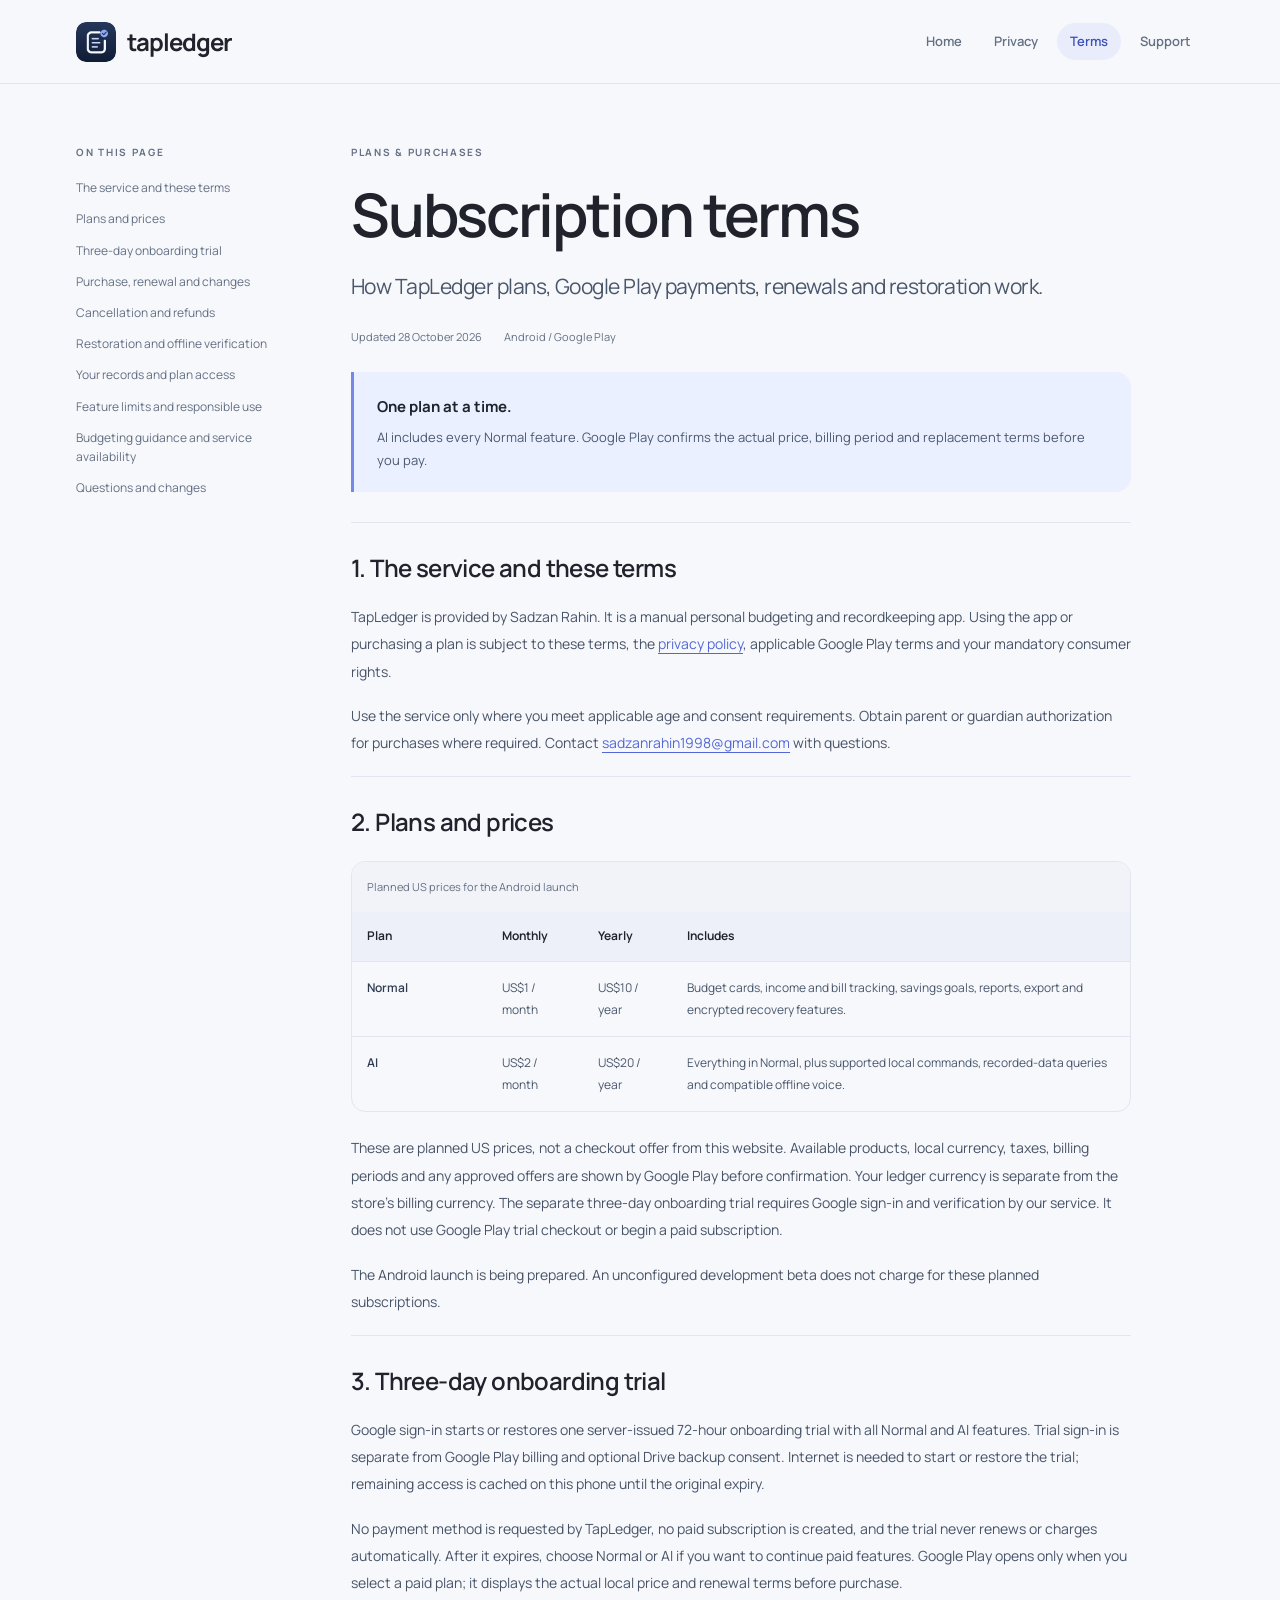
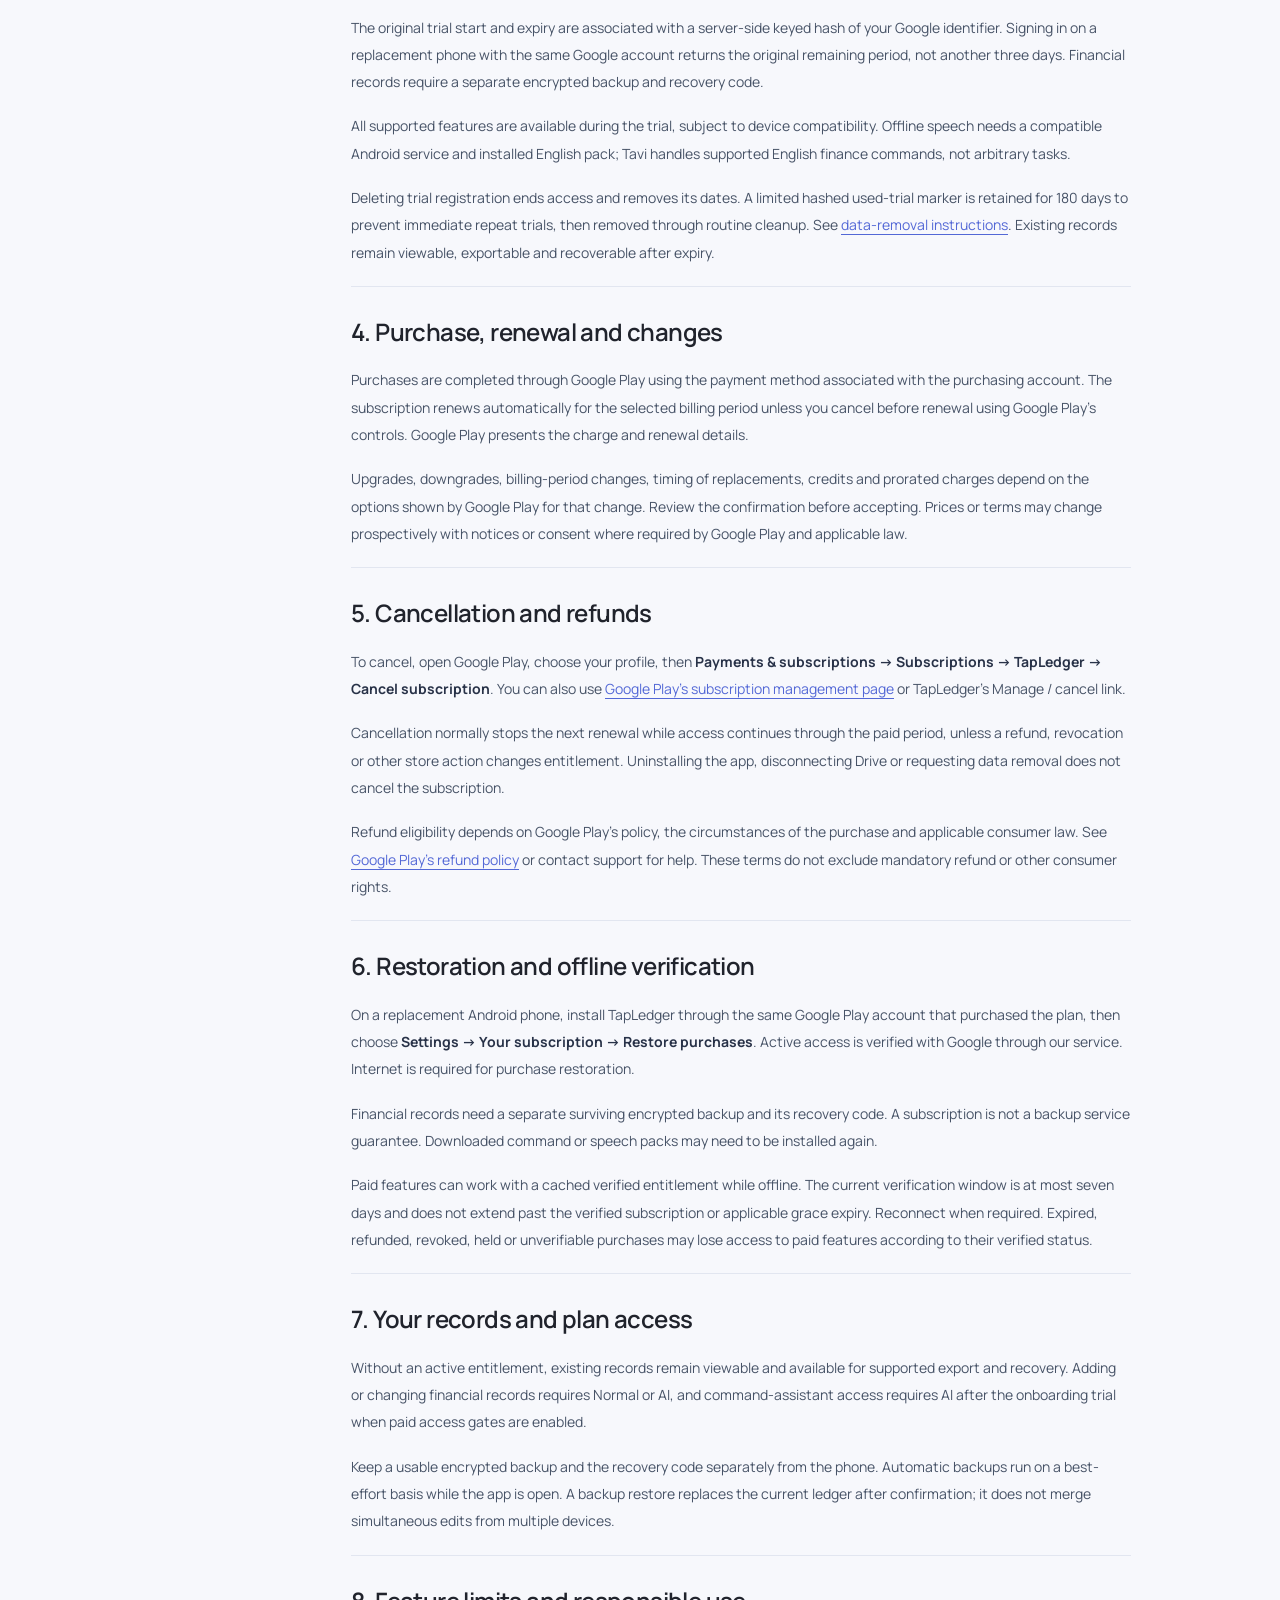
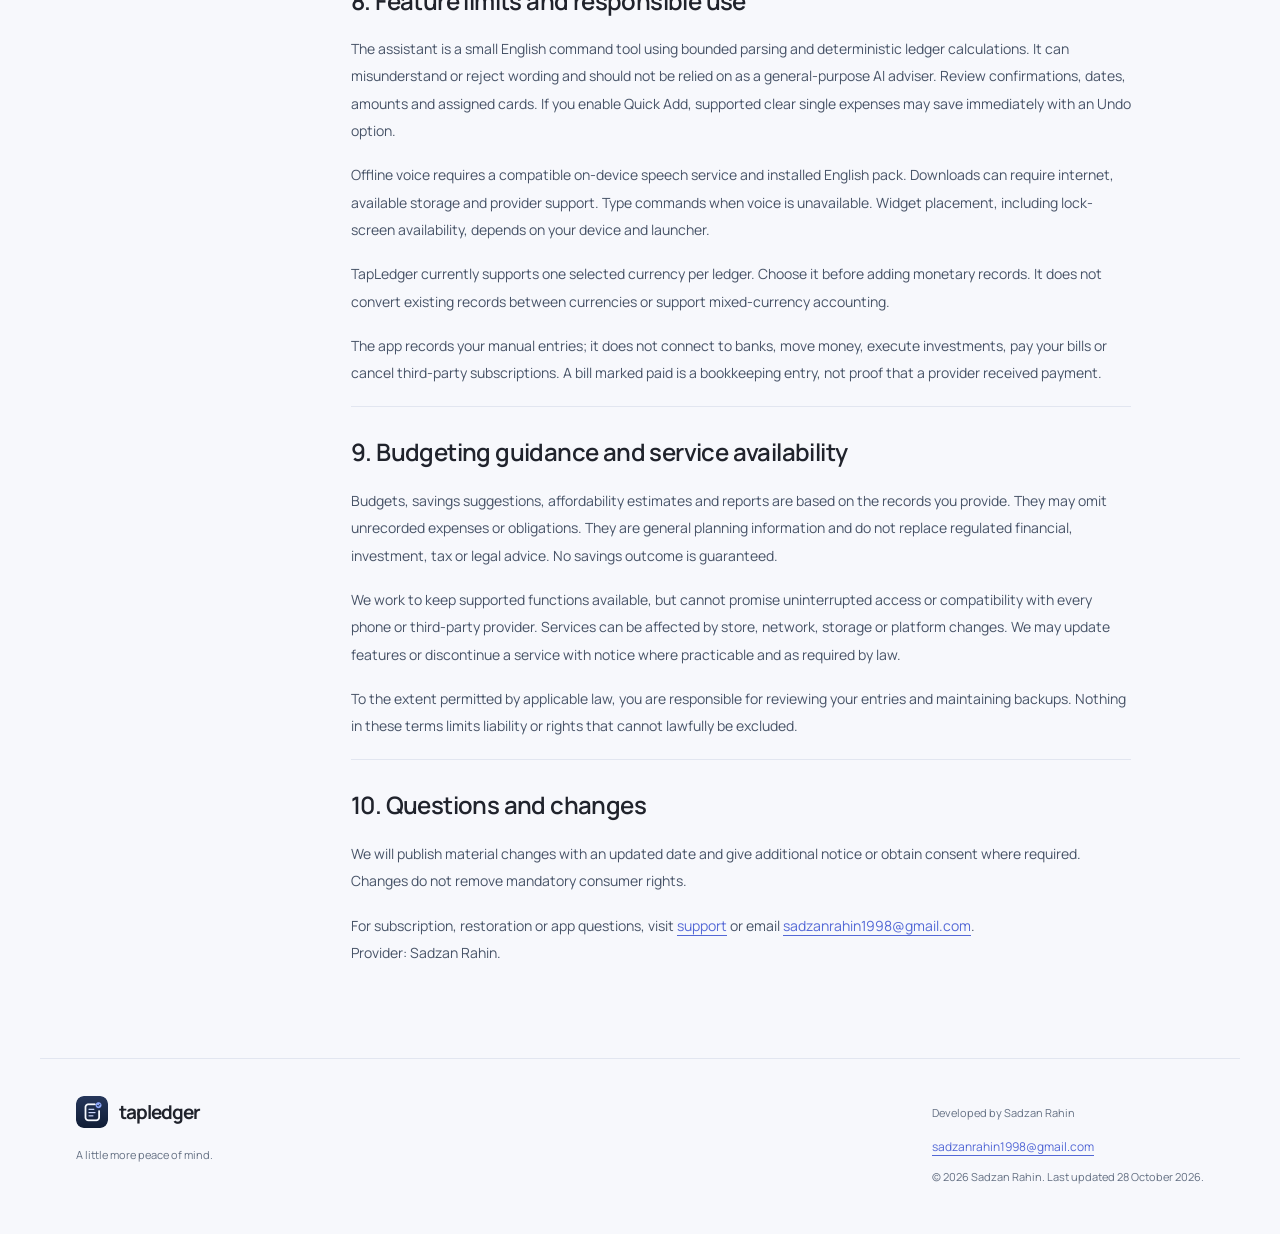
<file: terms.html>
<!doctype html>
<html lang="en">
<head>
<meta charset="utf-8"><meta name="viewport" content="width=device-width,initial-scale=1">
<title>Subscription Terms — TapLedger</title><meta name="description" content="Normal and AI plans, Google Play billing, renewal, cancellation, refunds, restoration and offline access.">
<meta name="theme-color" content="#f7f8fc"><meta name="color-scheme" content="light">
<link rel="icon" href="assets/favicon.svg" type="image/svg+xml"><link rel="stylesheet" href="assets/styles.css">
</head>
<body>
<a class="skip-link" href="#main">Skip to content</a>
<header class="site-header"><div class="header-inner"><a class="brand" href="index.html" aria-label="TapLedger home"><img class="brand-image" src="assets/tapledger-icon.png" alt="" width="40" height="40"><span>tapledger</span></a><nav class="primary-nav" aria-label="Main navigation"><a href="index.html">Home</a><a href="privacy.html">Privacy</a><a href="terms.html" aria-current="page">Terms</a><a href="support.html">Support</a></nav></div></header>
<main id="main" class="page-shell"><div class="document-layout"><aside class="contents" aria-label="Page contents"><p class="eyebrow">ON THIS PAGE</p><nav><a href="#service">The service and these terms</a><a href="#plans">Plans and prices</a><a href="#trial">Three-day onboarding trial</a><a href="#billing">Purchase, renewal and changes</a><a href="#cancel-refunds">Cancellation and refunds</a><a href="#restore">Restoration and offline verification</a><a href="#access">Your records and plan access</a><a href="#limits">Feature limits and responsible use</a><a href="#responsibility">Budgeting guidance and service availability</a><a href="#contact">Questions and changes</a></nav></aside><article class="document"><p class="eyebrow">PLANS & PURCHASES</p><h1>Subscription terms</h1><p class="lead">How TapLedger plans, Google Play payments, renewals and restoration work.</p><div class="document-meta"><span>Updated 28 October 2026</span><span>Android / Google Play</span></div><div class="callout"><strong>One plan at a time.</strong><p>AI includes every Normal feature. Google Play confirms the actual price, billing period and replacement terms before you pay.</p></div><section id="service" class="article-section"><h2>1. The service and these terms</h2><p>TapLedger is provided by Sadzan Rahin. It is a manual personal budgeting and recordkeeping app. Using the app or purchasing a plan is subject to these terms, the <a href="privacy.html">privacy policy</a>, applicable Google Play terms and your mandatory consumer rights.</p><p>Use the service only where you meet applicable age and consent requirements. Obtain parent or guardian authorization for purchases where required. Contact <a href="mailto:sadzanrahin1998@gmail.com">sadzanrahin1998@gmail.com</a> with questions.</p></section><section id="plans" class="article-section"><h2>2. Plans and prices</h2><div class="table-scroll" tabindex="0" role="region" aria-label="Planned subscription prices"><table><caption>Planned US prices for the Android launch</caption><thead><tr><th>Plan</th><th>Monthly</th><th>Yearly</th><th>Includes</th></tr></thead><tbody><tr><td>Normal</td><td>US$1 / month</td><td>US$10 / year</td><td>Budget cards, income and bill tracking, savings goals, reports, export and encrypted recovery features.</td></tr><tr><td>AI</td><td>US$2 / month</td><td>US$20 / year</td><td>Everything in Normal, plus supported local commands, recorded-data queries and compatible offline voice.</td></tr></tbody></table></div><p>These are planned US prices, not a checkout offer from this website. Available products, local currency, taxes, billing periods and any approved offers are shown by Google Play before confirmation. Your ledger currency is separate from the store’s billing currency. The separate three-day onboarding trial requires Google sign-in and verification by our service. It does not use Google Play trial checkout or begin a paid subscription.</p><p>The Android launch is being prepared. An unconfigured development beta does not charge for these planned subscriptions.</p></section><section id="trial" class="article-section"><h2>3. Three-day onboarding trial</h2><p>Google sign-in starts or restores one server-issued 72-hour onboarding trial with all Normal and AI features. Trial sign-in is separate from Google Play billing and optional Drive backup consent. Internet is needed to start or restore the trial; remaining access is cached on this phone until the original expiry.</p><p>No payment method is requested by TapLedger, no paid subscription is created, and the trial never renews or charges automatically. After it expires, choose Normal or AI if you want to continue paid features. Google Play opens only when you select a paid plan; it displays the actual local price and renewal terms before purchase.</p><p>The original trial start and expiry are associated with a server-side keyed hash of your Google identifier. Signing in on a replacement phone with the same Google account returns the original remaining period, not another three days. Financial records require a separate encrypted backup and recovery code.</p><p>All supported features are available during the trial, subject to device compatibility. Offline speech needs a compatible Android service and installed English pack; Tavi handles supported English finance commands, not arbitrary tasks.</p><p>Deleting trial registration ends access and removes its dates. A limited hashed used-trial marker is retained for 180 days to prevent immediate repeat trials, then removed through routine cleanup. See <a href="support.html#data-removal">data-removal instructions</a>. Existing records remain viewable, exportable and recoverable after expiry.</p></section><section id="billing" class="article-section"><h2>4. Purchase, renewal and changes</h2><p>Purchases are completed through Google Play using the payment method associated with the purchasing account. The subscription renews automatically for the selected billing period unless you cancel before renewal using Google Play’s controls. Google Play presents the charge and renewal details.</p><p>Upgrades, downgrades, billing-period changes, timing of replacements, credits and prorated charges depend on the options shown by Google Play for that change. Review the confirmation before accepting. Prices or terms may change prospectively with notices or consent where required by Google Play and applicable law.</p></section><section id="cancel-refunds" class="article-section"><h2>5. Cancellation and refunds</h2><p>To cancel, open Google Play, choose your profile, then <strong>Payments & subscriptions → Subscriptions → TapLedger → Cancel subscription</strong>. You can also use <a href="https://play.google.com/store/account/subscriptions">Google Play’s subscription management page</a> or TapLedger’s Manage / cancel link.</p><p>Cancellation normally stops the next renewal while access continues through the paid period, unless a refund, revocation or other store action changes entitlement. Uninstalling the app, disconnecting Drive or requesting data removal does not cancel the subscription.</p><p>Refund eligibility depends on Google Play’s policy, the circumstances of the purchase and applicable consumer law. See <a href="https://support.google.com/googleplay/answer/2479637">Google Play’s refund policy</a> or contact support for help. These terms do not exclude mandatory refund or other consumer rights.</p></section><section id="restore" class="article-section"><h2>6. Restoration and offline verification</h2><p>On a replacement Android phone, install TapLedger through the same Google Play account that purchased the plan, then choose <strong>Settings → Your subscription → Restore purchases</strong>. Active access is verified with Google through our service. Internet is required for purchase restoration.</p><p>Financial records need a separate surviving encrypted backup and its recovery code. A subscription is not a backup service guarantee. Downloaded command or speech packs may need to be installed again.</p><p>Paid features can work with a cached verified entitlement while offline. The current verification window is at most seven days and does not extend past the verified subscription or applicable grace expiry. Reconnect when required. Expired, refunded, revoked, held or unverifiable purchases may lose access to paid features according to their verified status.</p></section><section id="access" class="article-section"><h2>7. Your records and plan access</h2><p>Without an active entitlement, existing records remain viewable and available for supported export and recovery. Adding or changing financial records requires Normal or AI, and command-assistant access requires AI after the onboarding trial when paid access gates are enabled.</p><p>Keep a usable encrypted backup and the recovery code separately from the phone. Automatic backups run on a best-effort basis while the app is open. A backup restore replaces the current ledger after confirmation; it does not merge simultaneous edits from multiple devices.</p></section><section id="limits" class="article-section"><h2>8. Feature limits and responsible use</h2><p>The assistant is a small English command tool using bounded parsing and deterministic ledger calculations. It can misunderstand or reject wording and should not be relied on as a general-purpose AI adviser. Review confirmations, dates, amounts and assigned cards. If you enable Quick Add, supported clear single expenses may save immediately with an Undo option.</p><p>Offline voice requires a compatible on-device speech service and installed English pack. Downloads can require internet, available storage and provider support. Type commands when voice is unavailable. Widget placement, including lock-screen availability, depends on your device and launcher.</p><p>TapLedger currently supports one selected currency per ledger. Choose it before adding monetary records. It does not convert existing records between currencies or support mixed-currency accounting.</p><p>The app records your manual entries; it does not connect to banks, move money, execute investments, pay your bills or cancel third-party subscriptions. A bill marked paid is a bookkeeping entry, not proof that a provider received payment.</p></section><section id="responsibility" class="article-section"><h2>9. Budgeting guidance and service availability</h2><p>Budgets, savings suggestions, affordability estimates and reports are based on the records you provide. They may omit unrecorded expenses or obligations. They are general planning information and do not replace regulated financial, investment, tax or legal advice. No savings outcome is guaranteed.</p><p>We work to keep supported functions available, but cannot promise uninterrupted access or compatibility with every phone or third-party provider. Services can be affected by store, network, storage or platform changes. We may update features or discontinue a service with notice where practicable and as required by law.</p><p>To the extent permitted by applicable law, you are responsible for reviewing your entries and maintaining backups. Nothing in these terms limits liability or rights that cannot lawfully be excluded.</p></section><section id="contact" class="article-section"><h2>10. Questions and changes</h2><p>We will publish material changes with an updated date and give additional notice or obtain consent where required. Changes do not remove mandatory consumer rights.</p><p>For subscription, restoration or app questions, visit <a href="support.html">support</a> or email <a href="mailto:sadzanrahin1998@gmail.com?subject=TapLedger%20subscription%20support">sadzanrahin1998@gmail.com</a>.<br>Provider: Sadzan Rahin.</p></section></article></div></main>
<footer class="site-footer"><div><a class="brand footer-brand" href="index.html"><img class="brand-image" src="assets/tapledger-icon.png" alt="" width="40" height="40"><span>tapledger</span></a><p>A little more peace of mind.</p></div><div><p>Developed by Sadzan Rahin</p><a href="mailto:sadzanrahin1998@gmail.com">sadzanrahin1998@gmail.com</a><p class="fine">© 2026 Sadzan Rahin. Last updated 28 October 2026.</p></div></footer>
</body></html>
</file>
<file: assets/styles.css>
@font-face{font-family:Manrope;src:url('Manrope.ttf') format('truetype');font-style:normal;font-weight:200 800;font-display:swap}
:root{--ink:#20232c;--muted:#647083;--blue:#5368d6;--paper:#f7f8fc;--line:#e2e6f0;--white:#fff;--radius:25px}
*{box-sizing:border-box}html{scroll-padding-top:100px}body{margin:0;background:var(--paper);color:var(--ink);font:16px/1.8 Manrope,system-ui,sans-serif;-webkit-font-smoothing:antialiased}a{color:var(--blue);text-underline-offset:4px;overflow-wrap:anywhere}a:hover{text-decoration-thickness:2px}a:focus-visible,button:focus-visible,[tabindex]:focus-visible{outline:3px solid #7084ed;outline-offset:5px;border-radius:5px}p{margin:0 0 17px}h1,h2,h3{line-height:1.22;letter-spacing:-.035em;margin:0 0 18px;font-weight:600}h1{font-size:clamp(36px,5vw,60px)}h2{font-size:clamp(24px,3vw,34px)}h3{font-size:20px}ul,ol{padding-left:23px;margin:16px 0 22px}li{padding-left:3px;margin-bottom:10px}strong{font-weight:700}code{font:14px/1.6 ui-monospace,SFMono-Regular,monospace;background:#ebedf5;padding:2px 5px;border-radius:5px;overflow-wrap:anywhere}
.skip-link{position:absolute;left:16px;top:-80px;background:var(--ink);color:white;padding:12px 18px;z-index:20}.skip-link:focus{top:10px}.site-header{border-bottom:1px solid var(--line);background:rgba(247,248,252,.96);position:sticky;top:0;z-index:5}.header-inner{max-width:1200px;margin:auto;padding:20px 36px;display:flex;align-items:center;justify-content:space-between;gap:24px}.brand{display:inline-flex;gap:11px;align-items:center;text-decoration:none;color:var(--ink);font-size:24px;letter-spacing:-1px;font-weight:700;flex-shrink:0}.brand-mark{width:40px;height:40px;position:relative;background:var(--ink);border-radius:13px;display:inline-flex;gap:3px;align-items:flex-end;padding:9px;overflow:hidden}.brand-mark i{display:block;background:white;border-radius:4px;width:5px;height:24px}.brand-mark i:nth-child(2){height:18px}.brand-mark i:nth-child(3){height:12px}.brand-mark b{position:absolute;right:7px;top:8px;width:6px;height:6px;border-radius:50%;background:#a2b2ff}.primary-nav{display:flex;flex-wrap:wrap;gap:6px}.primary-nav a{padding:7px 13px;border-radius:30px;color:var(--muted);font-size:13px;text-decoration:none;font-weight:600}.primary-nav a[aria-current=page]{background:#e9edfb;color:#3d50b8}.primary-nav a:hover{background:#edf0f7;color:var(--ink)}.page-shell{max-width:1200px;margin:auto;padding:0 36px}.eyebrow{font-size:10px;font-weight:700;letter-spacing:1.7px;color:var(--muted);margin-bottom:18px;line-height:1.6}.small{font-size:12px;line-height:1.75}.fine{font-size:11px;line-height:1.7}.muted{color:var(--muted)}.lead{font-size:clamp(17px,2vw,21px);line-height:1.65;color:#4a566a;letter-spacing:-.025em}.status-dot{display:inline-block;width:6px;height:6px;vertical-align:middle;background:#6683de;border-radius:50%;margin-right:5px}.hero{display:grid;grid-template-columns:1.05fr 1fr;gap:70px;padding:76px 0 65px;align-items:center}.hero h1{font-size:clamp(42px,6vw,70px);font-weight:500;letter-spacing:-.06em}.hero-copy>p:not(.eyebrow){max-width:540px}.hero-copy>p:not(.lead):not(.eyebrow){font-size:14px;color:var(--muted)}.button-row{display:flex;flex-wrap:wrap;gap:12px;margin:28px 0 20px}.button{display:inline-flex;align-items:center;justify-content:center;gap:18px;padding:13px 20px;border-radius:15px;font-size:12px;font-weight:650;text-decoration:none;line-height:1.65;text-align:center}.button.primary{color:white;background:var(--ink)}.button.secondary{border:1px solid #d8ddea;background:rgba(255,255,255,.7);color:var(--ink)}.button:hover{filter:brightness(.95)}.illustration{background:#fff;border:1px solid #edf0f6;box-shadow:0 25px 70px #28334b0c;border-radius:30px;padding:27px;transform:rotate(-1deg)}.illustration-top{display:flex;justify-content:space-between;gap:12px;align-items:center}.illustration-top .eyebrow{margin:0}.example-label{color:#536273;background:#f0f3fa;border-radius:30px;padding:3px 10px;font-size:10px}.illustration-caption{font-size:18px;letter-spacing:-.5px;margin:22px 0 20px}.sample-card{border-radius:22px;padding:20px}.sample-card>div:not(.sample-bar){display:flex;justify-content:space-between;gap:9px;font-size:11px;font-weight:600;align-items:center}.sample-card strong{display:block;font-weight:500;font-size:34px;line-height:1.25;letter-spacing:-1px;margin:14px 0 5px}.sample-card p{font-size:10px;margin:0;color:#5c6880}.essential{background:#eaf0ff}.personal{background:#f0eaff}.saving{background:#e6f3ee}.sample-bar{margin-top:18px;background:#ffffffa0;border-radius:20px;height:4px}.sample-bar span{display:block;background:#7c8bea;width:50%;height:4px;border-radius:20px}.sample-pair{display:grid;grid-template-columns:1fr 1fr;gap:12px;margin:12px 0 20px}.sample-pair .sample-card{padding:17px}.illustration>.small{font-size:10px;margin:0;line-height:1.6}.overview,.plans-intro{padding:57px 0;border-top:1px solid var(--line)}.overview h2,.plans-intro h2{font-weight:500}.feature-grid{display:grid;grid-template-columns:repeat(3,1fr);gap:40px;margin-top:36px}.feature-grid p{font-size:13px;color:var(--muted);line-height:1.9}.feature-number{font-size:12px;color:#7486d3;display:block;margin-bottom:15px}.feature-grid h3{font-size:19px;font-weight:600}.privacy-strip{display:flex;gap:30px;align-items:center;justify-content:space-between;padding:36px;background:#eaf0fc;border-radius:var(--radius);margin:10px 0 57px}.privacy-strip>div{max-width:710px}.privacy-strip h2{font-size:29px;font-weight:500}.privacy-strip p{font-size:13px;color:#53637b}.privacy-strip .small{font-size:11px;margin-bottom:0}.privacy-strip .eyebrow{font-size:10px}.text-link{font-size:12px;line-height:1.7;font-weight:650;flex-shrink:0}.plans-grid{display:grid;grid-template-columns:1fr 1fr;gap:20px;margin:30px 0 20px}.plan{border:1px solid #e5e9f2;border-radius:var(--radius);background:white;padding:28px}.plan-ai{background:#eef0ff}.plan h3{font-size:40px;font-weight:500;letter-spacing:-1.5px;margin-bottom:7px}.plan h3 span{font-size:13px;color:var(--muted);letter-spacing:0}.plan>p:not(.eyebrow){font-size:12px;color:var(--muted)}.plan ul{font-size:13px;padding-left:18px;margin-bottom:0}.closing{margin:0 0 65px;padding:36px;border-radius:var(--radius);border:1px solid var(--line);background:#fff}.closing h2{font-weight:500;font-size:27px}.closing p{font-size:14px;color:var(--muted)}.site-footer{max-width:1200px;margin:auto;padding:36px 36px 40px;border-top:1px solid var(--line);display:flex;align-items:flex-start;justify-content:space-between;gap:30px}.footer-brand{font-size:19px}.footer-brand .brand-mark{width:32px;height:32px;border-radius:11px;padding:7px;gap:2px}.footer-brand .brand-mark i{height:19px;width:4px}.footer-brand .brand-mark i:nth-child(2){height:14px}.footer-brand .brand-mark i:nth-child(3){height:9px}.footer-brand .brand-mark b{width:5px;height:5px;top:6px;right:5px}.site-footer p{font-size:11px;color:var(--muted);margin:8px 0}.site-footer a:not(.brand){font-size:12px}
.document-layout{display:grid;grid-template-columns:210px minmax(0,1fr);gap:65px;padding:60px 0 75px}.contents{align-self:start;position:sticky;top:115px}.contents nav{display:flex;flex-direction:column;gap:12px}.contents a{font-size:12px;text-decoration:none;color:var(--muted);line-height:1.6}.contents a:hover{color:var(--blue)}.document{min-width:0;max-width:780px}.document>.lead{max-width:700px}.document-meta{display:flex;flex-wrap:wrap;gap:7px 22px;font-size:11px;color:var(--muted);margin:23px 0}.callout{border-left:3px solid #7588ea;background:#eaf0ff;border-radius:0 15px 15px 0;padding:20px 23px;margin:25px 0 30px}.callout strong{font-size:15px}.callout p{font-size:13px;color:#4c5970;margin:5px 0 0;line-height:1.8}.warning{background:#fff2e6;border-color:#c9945d}.article-section{padding-top:28px;margin-top:20px;border-top:1px solid var(--line);scroll-margin-top:105px}.article-section h2{font-size:24px;line-height:1.4;letter-spacing:-.6px}.article-section p,.article-section li{font-size:14px;line-height:1.95;color:#475367}.article-section strong{color:#283248}.article-section h3{font-size:17px;letter-spacing:-.3px;margin-top:28px}.article-section ul,.article-section ol{margin-top:10px}.table-scroll{overflow:auto;width:100%;border:1px solid var(--line);border-radius:14px;margin:22px 0}.table-scroll table{border-collapse:collapse;width:100%;min-width:510px;text-align:left;font-size:12px;line-height:1.85}.table-scroll caption{text-align:left;padding:15px;font-size:11px;color:var(--muted);caption-side:top;background:#f1f3f9}.table-scroll th{background:#edf0f8;font-weight:650;padding:13px 15px;vertical-align:top}.table-scroll td{padding:15px;vertical-align:top;border-top:1px solid var(--line);color:#49576b}.table-scroll td:first-child{min-width:135px;font-weight:600;color:#303c51}.contact-card{background:#eaf0fc;border-radius:24px;padding:27px;display:flex;flex-wrap:wrap;align-items:center;justify-content:space-between;gap:20px;margin:28px 0 30px}.contact-card>div{flex:1;min-width:min(100%,240px)}.contact-card .eyebrow{font-size:9px;margin-bottom:8px}.contact-card h2{font-size:24px;margin-bottom:9px}.contact-card .email-link{font-size:14px;overflow-wrap:anywhere}.contact-card p{margin:8px 0 0;font-size:11px}
@media(max-width:980px){.hero{gap:32px}.hero h1{font-size:51px}.document-layout{grid-template-columns:170px minmax(0,1fr);gap:35px}.privacy-strip{display:block}.privacy-strip .text-link{display:inline-block;margin-top:22px}.feature-grid{gap:24px}.sample-card{padding:16px}.illustration{padding:21px}.sample-pair .sample-card{padding:13px}}
@media(max-width:720px){.header-inner{padding:16px 22px;gap:16px}.brand{font-size:21px}.brand-mark{width:34px;height:34px;padding:7px;gap:2px;border-radius:11px}.brand-mark i{width:5px;height:21px}.brand-mark i:nth-child(2){height:16px}.brand-mark i:nth-child(3){height:11px}.primary-nav{gap:0}.primary-nav a{font-size:11px;padding:6px 8px}.page-shell{padding:0 22px}.hero{grid-template-columns:1fr;padding:48px 0 45px;gap:32px}.hero h1{font-size:54px}.hero-copy>p{max-width:none}.illustration{transform:none;max-width:470px;width:100%;justify-self:center}.feature-grid{grid-template-columns:1fr;gap:22px}.feature-number{margin-bottom:9px}.feature-grid p{margin-bottom:0}.overview,.plans-intro{padding:36px 0}.overview h2,.plans-intro h2{font-size:28px}.privacy-strip{padding:25px;margin-bottom:36px}.privacy-strip h2{font-size:27px}.plans-grid{gap:13px}.plan{padding:22px}.plan ul{font-size:12px}.closing{padding:25px;margin-bottom:40px}.site-footer{padding:30px 22px;flex-wrap:wrap;gap:20px}.document-layout{display:block;padding:35px 0 48px}.contents{position:static;border:1px solid var(--line);border-radius:16px;padding:16px;margin:0 0 32px}.contents .eyebrow{margin-bottom:10px}.contents nav{display:flex;flex-direction:row;flex-wrap:wrap;gap:8px 16px}.contents a{font-size:11px}.document h1{font-size:40px}.document>.lead{font-size:18px}.article-section h2{font-size:22px}.callout{padding:18px}.contact-card{padding:22px}.contact-card .button{width:100%}}
@media(max-width:440px){.header-inner{display:block;padding:13px 20px 10px}.header-inner .brand{margin-bottom:9px}.primary-nav{justify-content:space-between}.primary-nav a{padding:6px 12px}.page-shell{padding:0 20px}.hero{padding-top:34px}.hero h1{font-size:49px}.eyebrow{font-size:9px;letter-spacing:1.25px}.hero .lead{font-size:18px}.button-row{gap:9px}.button{font-size:11px;padding:12px 15px}.illustration{padding:19px;border-radius:24px}.illustration-caption{font-size:16px}.sample-pair{gap:9px}.sample-card>div:not(.sample-bar){font-size:10px}.sample-card strong{font-size:30px}.sample-card p{font-size:9px}.plans-grid{grid-template-columns:1fr}.plan{padding:25px}.plan ul{font-size:13px}.document-layout{padding-top:25px}.document-meta{font-size:10px}.document>.lead{font-size:17px}.document h1{font-size:35px}.article-section{scroll-margin-top:135px}.article-section p,.article-section li{font-size:13px}.contents{padding:14px}.table-scroll table{font-size:11px}.site-footer{display:block;padding:28px 20px}.site-footer>div+div{margin-top:25px}html{scroll-padding-top:135px}.email-link{word-break:break-word}}
@media(prefers-reduced-motion:reduce){html{scroll-behavior:auto}}@media print{body{background:#fff;font:11pt/1.55 sans-serif}.site-header,.site-footer,.contents,.skip-link,.button-row{display:none}.page-shell{max-width:none;padding:0}.document-layout{display:block;padding:0}.document{max-width:none}.document h1{font-size:26pt}.article-section h2{font-size:16pt}.table-scroll{overflow:visible}.table-scroll table{min-width:0}a{color:#222}.callout{background:#f3f3f3}.article-section{break-inside:avoid}}
/* TapLedger ledger/check identity and three-day trial notice. */
.brand-image{display:block;width:40px;height:40px;border-radius:25%;flex-shrink:0}.footer-brand .brand-image{width:32px;height:32px}.trial-note{border:1px solid #d8dff5;background:#eaf0ff;border-radius:20px;padding:22px 25px;margin:25px 0 22px}.trial-note strong{font-size:17px;letter-spacing:-.3px}.trial-note p{font-size:12px;line-height:1.9;color:#4a5972;margin:8px 0}.trial-note a{font-size:12px;font-weight:600}@media(max-width:720px){.brand-image{width:34px;height:34px}.trial-note{padding:20px}.trial-note strong{font-size:16px}}
</file>
